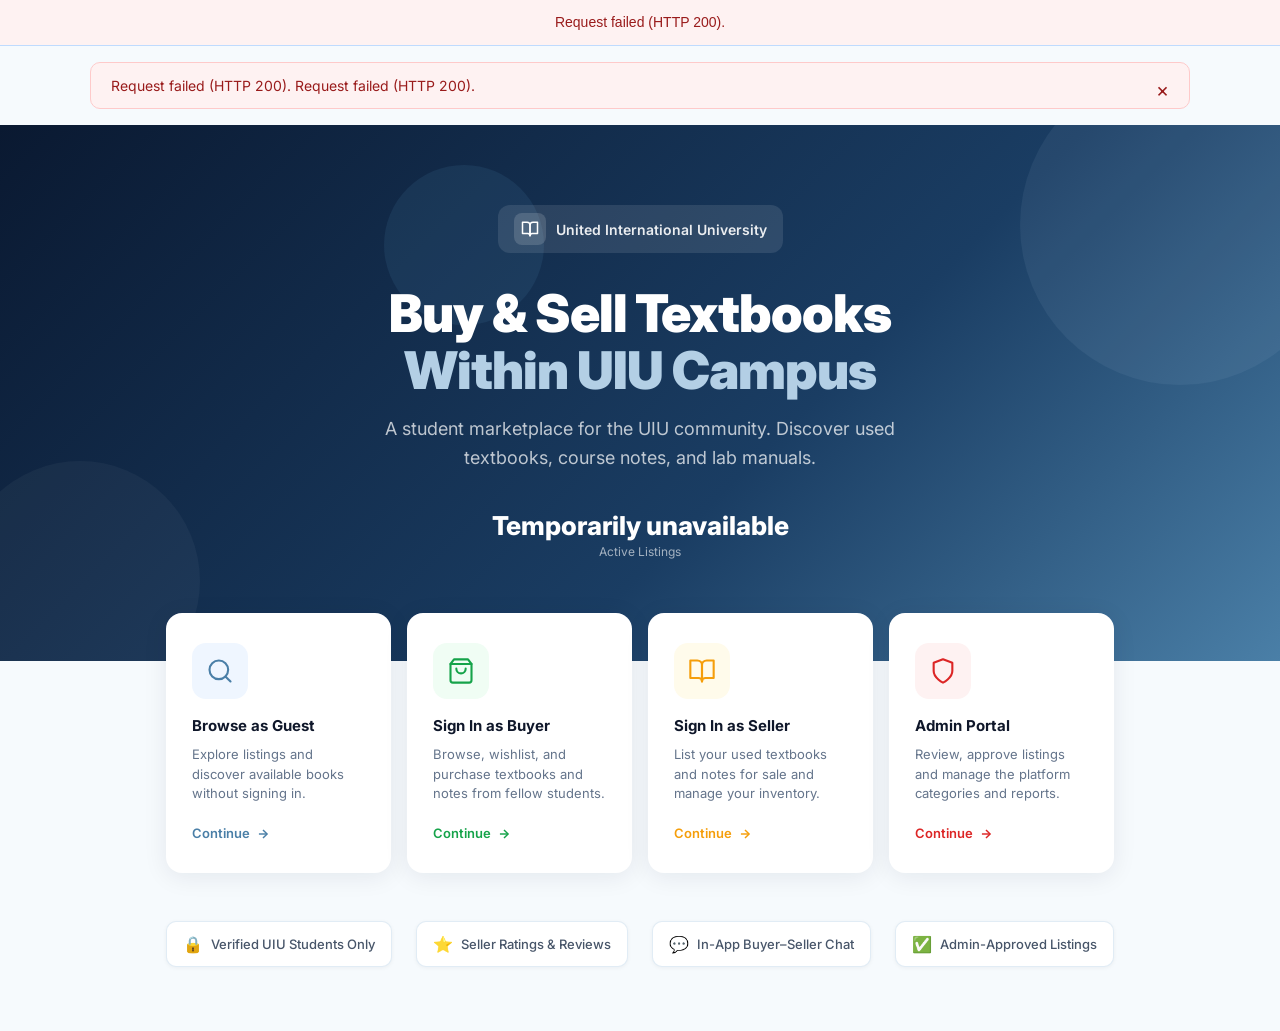
<file: index.html>
<!doctype html>
<html lang="en">
  <head>
    
    <meta charset="UTF-8" />
    <meta name="viewport" content="width=device-width, initial-scale=1.0" />
    <title>UIU Used Textbook Marketplace</title>
    
    <meta name="description" content="A responsive marketplace enabling UIU students to buy, sell, and manage used textbooks and notes with role-based dashboards and seamless interactions.">
    <meta name="robots" content="noindex, nofollow">
    <meta property="og:title" content="UIU Used Textbook Marketplace">
    <meta property="og:description" content="A responsive marketplace enabling UIU students to buy, sell, and manage used textbooks and notes with role-based dashboards and seamless interactions.">
    <script defer src="auth.js?v=20261002-home9"></script>
    <script defer src="api-integration.js?v=20261002-home9"></script>
    <script defer src="frontend-integration.js?v=20261003-user-activity1"></script>
    <script type="module" src="app.js?v=20261003-final-validation1"></script>
    <link rel="stylesheet" href="integration.css?v=20261002-home9">
    <link rel="stylesheet" href="styles.css">
  </head>
  <body>
    
    <div id="root"></div>
    
  </body>
</html>
</file>
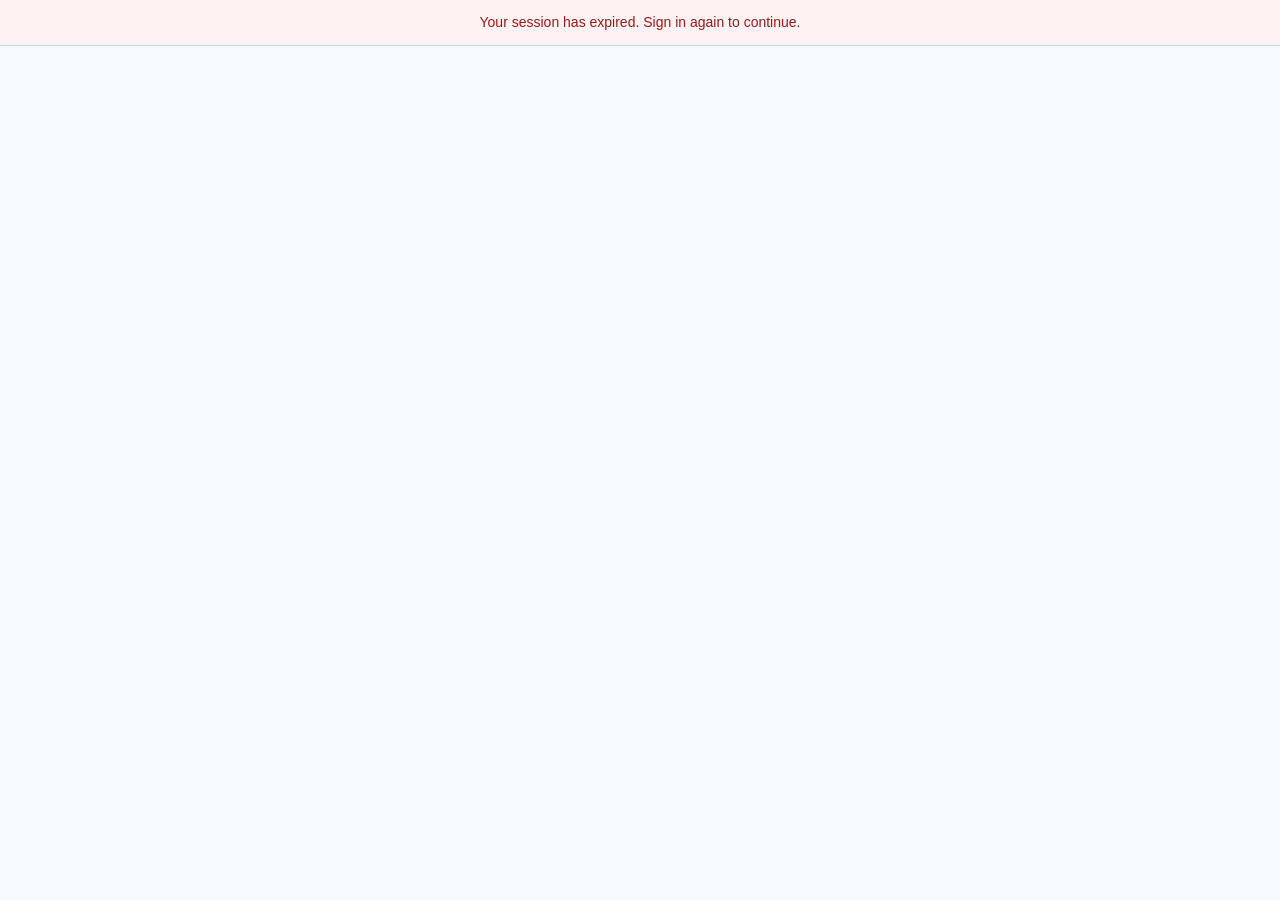
<file: add-listing.html>
<!doctype html>
<html lang="en">
<head>
  <meta charset="UTF-8">
  <meta name="viewport" content="width=device-width, initial-scale=1">
  <title>Listing | UIU Books</title>
  <link rel="stylesheet" href="seller.css">
  <link rel="stylesheet" href="workflow.css">
  <script defer src="auth.js?v=20261002-auth-v7"></script>
  <script defer src="seller.js?v=20261002-seller-v2"></script>
  <style>body[data-auth-checking] main{visibility:hidden}</style>
</head>
<body data-auth-checking>
  <nav><a class="brand" href="seller-dashboard.html">UIU Books <span>Marketplace</span></a><a href="seller-dashboard.html">Back to dashboard</a></nav>
  <main class="shell">
    <form id="listingForm" class="form-card" enctype="multipart/form-data">
      <p class="eyebrow">SELLER LISTING</p>
      <h1 id="listingHeading">Add a listing</h1>
      <p>Provide accurate details. New listings and resubmissions are reviewed by an administrator.</p>
      <div id="listingFeedback" class="workflow-alert workflow-error" hidden></div>
      <div id="listingLoading" class="workflow-loading" hidden>Loading listing…</div>
      <div id="listingError" class="workflow-alert workflow-error" role="alert" hidden></div>
      <div id="listingMessage" class="workflow-alert workflow-success" role="status" hidden></div>
      <input id="listingId" type="hidden" value="">
      <div class="form-grid">
        <label class="full">Book title<input id="title" maxlength="200" required></label>
        <label>Author<input id="author" maxlength="150"></label>
        <label>Edition<input id="edition" maxlength="50"></label>
        <label>Course code<input id="courseCode" maxlength="30" placeholder="CSE-3201" required></label>
        <label>Department<input id="department" maxlength="100" required></label>
        <label>Subject<input id="subject" maxlength="100"></label>
        <label>Item type<select id="itemType" required><option>Textbook</option><option>Notes</option><option>Lab Manual</option></select></label>
        <label>Condition<select id="condition" required><option>New</option><option>Like New</option><option>Good</option><option>Fair</option><option>Poor</option></select></label>
        <label>Price (BDT)<input id="price" type="number" min="0.01" max="999999.99" step="0.01" required></label>
        <label class="full">Description<textarea id="description" minlength="5" required></textarea></label>
        <label class="full">Cover image (JPG, PNG or WebP; max 2 MB)<input id="listingImage" type="file" accept="image/jpeg,image/png,image/webp"></label>
        <input id="imageUrl" type="hidden" value="">
        <button id="listingSubmit" class="primary full" type="submit">Submit for approval</button>
      </div>
    </form>
  </main>
</body>
</html>
</file>
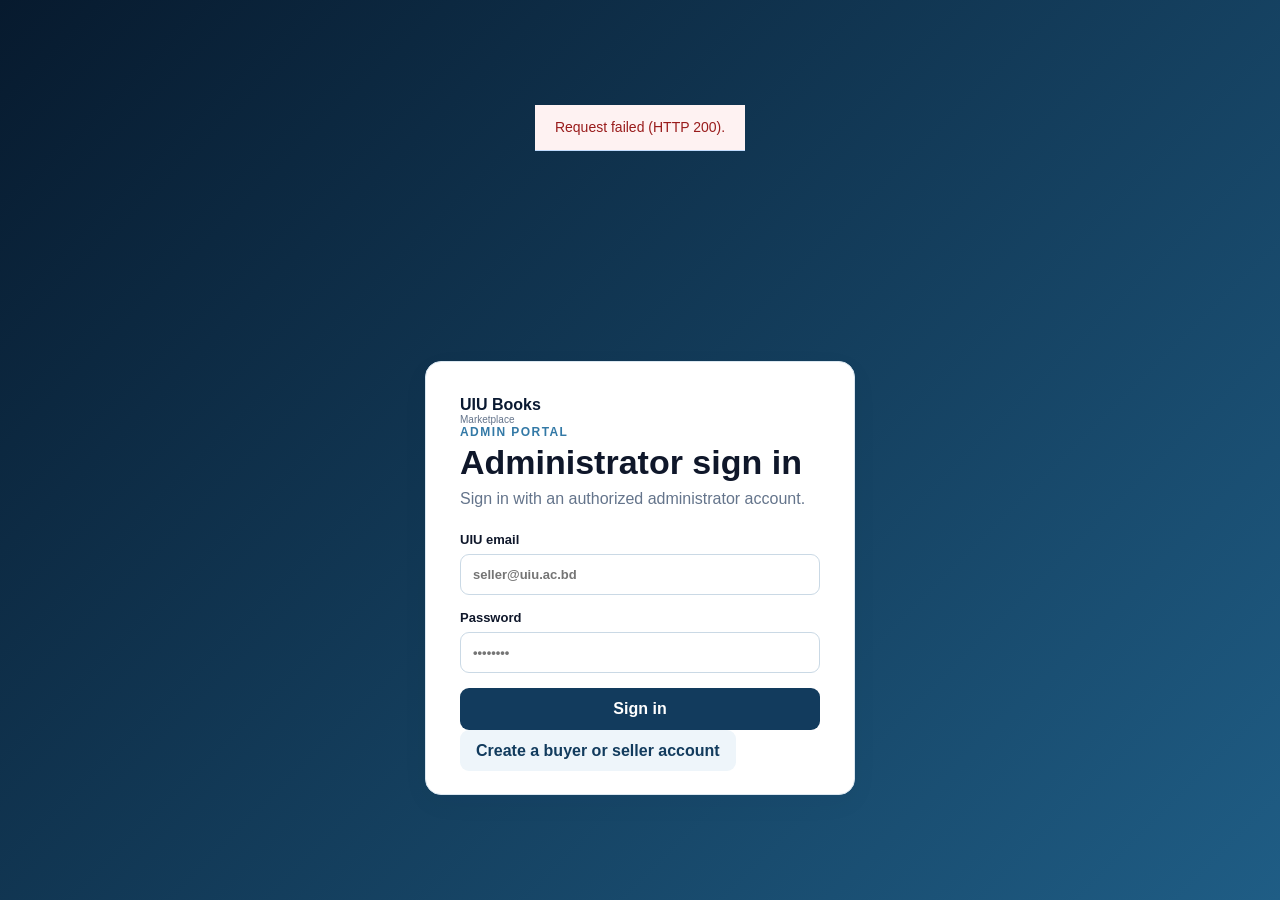
<file: admin-dashboard.html>
<!doctype html>
<html lang="en">
<head>
  <meta charset="UTF-8">
  <meta name="viewport" content="width=device-width, initial-scale=1">
  <title>Admin Dashboard | UIU Books</title>
  <link rel="stylesheet" href="seller.css">
  <link rel="stylesheet" href="admin.css">
  <script defer src="auth.js?v=20261002-auth-v7"></script>
  <script defer src="admin.js?v=20261003-sale-price1"></script>
  <style>body[data-auth-checking] main { visibility: hidden; }</style>
</head>
<body data-auth-checking>
  <nav>
    <a class="brand" href="index.html">UIU Books <span>Marketplace</span></a>
    <div>
      <span id="adminNavName" style="font-size:14px;color:#555;margin-right:8px"></span>
      <button type="button" class="secondary" data-auth-logout>Sign out</button>
    </div>
  </nav>

  <main class="shell">
    <header class="hero">
      <div>
        <p class="eyebrow">ADMIN PORTAL</p>
        <h1 id="adminGreeting">Admin Dashboard</h1>
        <p>Moderate listings, manage categories and view sales reports.</p>
      </div>
    </header>

    <!-- Tab navigation -->
    <nav class="admin-tabs" role="tablist">
      <button role="tab" aria-selected="true"  id="tab-button-dashboard" aria-controls="tab-dashboard" data-tab="dashboard"   class="tab-btn active">Dashboard</button>
      <button role="tab" aria-selected="false" id="tab-button-moderation" aria-controls="tab-moderation" data-tab="moderation"  class="tab-btn">Moderation</button>
      <button role="tab" aria-selected="false" id="tab-button-categories" aria-controls="tab-categories" data-tab="categories"  class="tab-btn">Categories</button>
      <button role="tab" aria-selected="false" id="tab-button-reports" aria-controls="tab-reports" data-tab="reports"     class="tab-btn">Sales Report</button>
    </nav>

    <!-- ═══════════════════════════════════ DASHBOARD ═══════════════════════════════════ -->
    <section id="tab-dashboard" class="tab-panel" role="tabpanel" aria-labelledby="tab-button-dashboard">
      <div id="dashboardError" class="admin-alert admin-alert-error" hidden></div>
      <div id="dashboardLoading" class="admin-loading">Loading dashboard…</div>

      <div class="stats" id="dashboardStats" hidden>
        <article>
          <span>Pending review</span>
          <strong id="statPending">—</strong>
        </article>
        <article>
          <span>Available listings</span>
          <strong id="statAvailable">—</strong>
        </article>
        <article>
          <span>Sold listings</span>
          <strong id="statSold">—</strong>
        </article>
        <article>
          <span>Completed sales</span>
          <strong id="statSales">—</strong>
        </article>
        <article>
          <span>Revenue</span>
          <strong id="statRevenue" title="Revenue is unavailable for this report.">N/A</strong>
        </article>
      </div>

      <div class="stats" id="dashboardUserStats" hidden>
        <article>
          <span>Buyers</span>
          <strong id="statBuyers">—</strong>
        </article>
        <article>
          <span>Sellers</span>
          <strong id="statSellers">—</strong>
        </article>
        <article>
          <span>Admins</span>
          <strong id="statAdmins">—</strong>
        </article>
        <article>
          <span>Changes requested</span>
          <strong id="statChanges">—</strong>
        </article>
        <article>
          <span>Rejected listings</span>
          <strong id="statRejected">—</strong>
        </article>
      </div>

      <p class="admin-note" id="revenueNote" hidden>
        Revenue is unavailable for this report.
      </p>
    </section>

    <!-- ═══════════════════════════════════ MODERATION ═══════════════════════════════════ -->
    <section id="tab-moderation" class="tab-panel" role="tabpanel" aria-labelledby="tab-button-moderation" hidden>
      <div class="panel">
        <div class="panel-head">
          <div><h2>Pending Listings</h2><p>Review and approve, reject, or request changes for submitted listings.</p></div>
        </div>

        <!-- Filters -->
        <form id="modFiltersForm" class="admin-filters">
          <input type="search" id="modSearch" name="search" placeholder="Search title, author, course…" maxlength="100">
          <input type="text"   id="modDept"   name="department" placeholder="Department" maxlength="100">
          <select id="modType" name="type">
            <option value="">All types</option>
            <option value="Textbook">Textbook</option>
            <option value="Notes">Notes</option>
            <option value="Lab Manual">Lab Manual</option>
          </select>
          <select id="modSort" name="sort">
            <option value="created_at">Date submitted</option>
            <option value="title">Title</option>
          </select>
          <select id="modDir" name="direction">
            <option value="asc">Oldest first</option>
            <option value="desc">Newest first</option>
          </select>
          <button type="submit" class="primary">Filter</button>
          <button type="button" id="modResetBtn" class="secondary">Reset</button>
        </form>

        <div id="modError"   class="admin-alert admin-alert-error" hidden></div>
        <div id="modLoading" class="admin-loading" hidden>Loading listings…</div>
        <div id="modEmpty"   class="admin-empty"   hidden>No pending listings match the current filters.</div>

        <div class="table-wrap" id="modTableWrap" hidden>
          <table>
            <thead>
              <tr>
                <th>Book / Course</th>
                <th>Type</th>
                <th>Seller</th>
                <th>Price</th>
                <th>Submitted</th>
                <th>Actions</th>
              </tr>
            </thead>
            <tbody id="modTbody"></tbody>
          </table>
        </div>

        <div id="modPagination" class="admin-pagination" hidden></div>
      </div>

      <!-- Review modal -->
      <div id="reviewModal" class="modal-backdrop" hidden role="dialog" aria-modal="true" aria-labelledby="modalTitle">
        <div class="modal-card">
          <h3 id="modalTitle">Review Listing</h3>
          <p id="modalListingTitle" class="modal-listing-title"></p>
          <div id="modalDetails" class="listing-details"></div>

          <div id="modalError" class="admin-alert admin-alert-error" hidden></div>

          <form id="reviewForm">
            <input type="hidden" id="reviewListingId" name="listing_id">
            <fieldset>
              <legend>Decision</legend>
              <label class="radio-label">
                <input type="radio" name="action" value="approve" required> Approve
              </label>
              <label class="radio-label">
                <input type="radio" name="action" value="reject"> Reject
              </label>
              <label class="radio-label">
                <input type="radio" name="action" value="changes_requested"> Request changes
              </label>
            </fieldset>
            <div id="feedbackGroup" class="form-group" hidden>
              <label for="reviewFeedback">Feedback <span class="required-mark">*</span></label>
              <textarea id="reviewFeedback" name="admin_feedback" rows="4" maxlength="2000"
                placeholder="Explain the decision to the seller…"></textarea>
              <small id="feedbackHint" class="field-hint">Required when rejecting or requesting changes.</small>
            </div>
            <div class="modal-actions">
              <button type="submit" class="primary" id="reviewSubmitBtn">Submit</button>
              <button type="button" class="secondary" id="reviewCancelBtn">Cancel</button>
            </div>
          </form>
        </div>
      </div>
    </section>

    <!-- ═══════════════════════════════════ CATEGORIES ═══════════════════════════════════ -->
    <section id="tab-categories" class="tab-panel" role="tabpanel" aria-labelledby="tab-button-categories" hidden>
      <div class="panel">
        <div class="panel-head">
          <div><h2>Categories</h2><p>Manage departments and subjects. Departments with linked records cannot be deleted.</p></div>
          <button type="button" class="primary" id="catAddBtn">+ Add category</button>
        </div>

        <form id="catFiltersForm" class="admin-filters">
          <input type="search" id="catSearch" name="search" placeholder="Search categories…" maxlength="100">
          <select id="catFilterType" name="type">
            <option value="">All types</option>
            <option value="Department">Departments</option>
            <option value="Subject">Subjects</option>
          </select>
          <select id="catFilterDepartment" name="department">
            <option value="">All departments</option>
          </select>
          <button type="submit" class="primary">Filter</button>
          <button type="button" id="catResetBtn" class="secondary">Reset</button>
        </form>

        <div id="catError"   class="admin-alert admin-alert-error" hidden></div>
        <div id="catSuccess" class="admin-alert admin-alert-success" hidden></div>
        <div id="catLoading" class="admin-loading" hidden>Loading categories…</div>
        <div id="catEmpty"   class="admin-empty"   hidden>No categories found.</div>

        <div class="table-wrap" id="catTableWrap" hidden>
          <table>
            <thead>
              <tr><th>Name</th><th>Type</th><th>Department</th><th>Actions</th></tr>
            </thead>
            <tbody id="catTbody"></tbody>
          </table>
        </div>
      </div>

      <!-- Add/Edit modal -->
      <div id="catModal" class="modal-backdrop" hidden role="dialog" aria-modal="true" aria-labelledby="catModalTitle">
        <div class="modal-card">
          <h3 id="catModalTitle">Add Category</h3>
          <div id="catModalError" class="admin-alert admin-alert-error" hidden></div>
          <form id="catForm">
            <input type="hidden" id="catFormId" name="id" value="">
            <div class="form-group">
              <label for="catFormName">Name <span class="required-mark">*</span></label>
              <input type="text" id="catFormName" name="name" maxlength="100" required>
            </div>
            <div class="form-group" id="catTypeGroup">
              <label for="catFormType">Type <span class="required-mark">*</span></label>
              <select id="catFormType" name="type">
                <option value="Department">Department</option>
                <option value="Subject">Subject</option>
              </select>
            </div>
            <div class="form-group" id="catDeptGroup" hidden>
              <label for="catFormDept">Parent department <span class="required-mark">*</span></label>
              <select id="catFormDept" name="department">
                <option value="">— select department —</option>
              </select>
            </div>
            <div class="modal-actions">
              <button type="submit" class="primary" id="catSubmitBtn">Save</button>
              <button type="button" class="secondary" id="catCancelBtn">Cancel</button>
            </div>
          </form>
        </div>
      </div>
    </section>

    <!-- ═══════════════════════════════════ SALES REPORT ═══════════════════════════════════ -->
    <section id="tab-reports" class="tab-panel" role="tabpanel" aria-labelledby="tab-button-reports" hidden>
      <div class="panel">
        <div class="panel-head">
          <div><h2>Sales Report</h2><p>View completed transactions and filter by completion date.</p></div>
        </div>

        <form id="reportFiltersForm" class="admin-filters">
          <label>From <input type="date" id="reportFrom" name="from" max="2099-12-31"></label>
          <label>To   <input type="date" id="reportTo"   name="to"   max="2099-12-31"></label>
          <button type="submit" class="primary">Apply</button>
          <button type="button" id="reportResetBtn" class="secondary">Reset</button>
        </form>

        <div class="admin-alert admin-alert-warning" style="margin:12px 0">
          ⚠️ Revenue is <strong>Unavailable</strong>: sales amounts cannot currently be reported.
        </div>

        <div id="reportError"   class="admin-alert admin-alert-error" hidden></div>
        <div id="reportLoading" class="admin-loading" hidden>Loading report…</div>
        <div id="reportEmpty"   class="admin-empty"   hidden>No completed sales match the current filters.</div>

        <div id="reportSummary" class="admin-report-summary" hidden>
          <strong id="reportTotalSales">0</strong> completed sales &nbsp;·&nbsp; Recorded revenue: <strong id="reportRevenue">0</strong>
          <p id="reportRevenueNote"></p>
        </div>

        <div class="table-wrap" id="reportTableWrap" hidden>
          <table>
            <thead>
              <tr>
                <th>#</th>
                <th>Listing</th>
                <th>Buyer</th>
                <th>Seller</th>
                <th>Completed</th>
                <th>Revenue</th>
              </tr>
            </thead>
            <tbody id="reportTbody"></tbody>
          </table>
        </div>

        <div id="reportPagination" class="admin-pagination" hidden></div>
      </div>
    </section>

  </main>
</body>
</html>
</file>
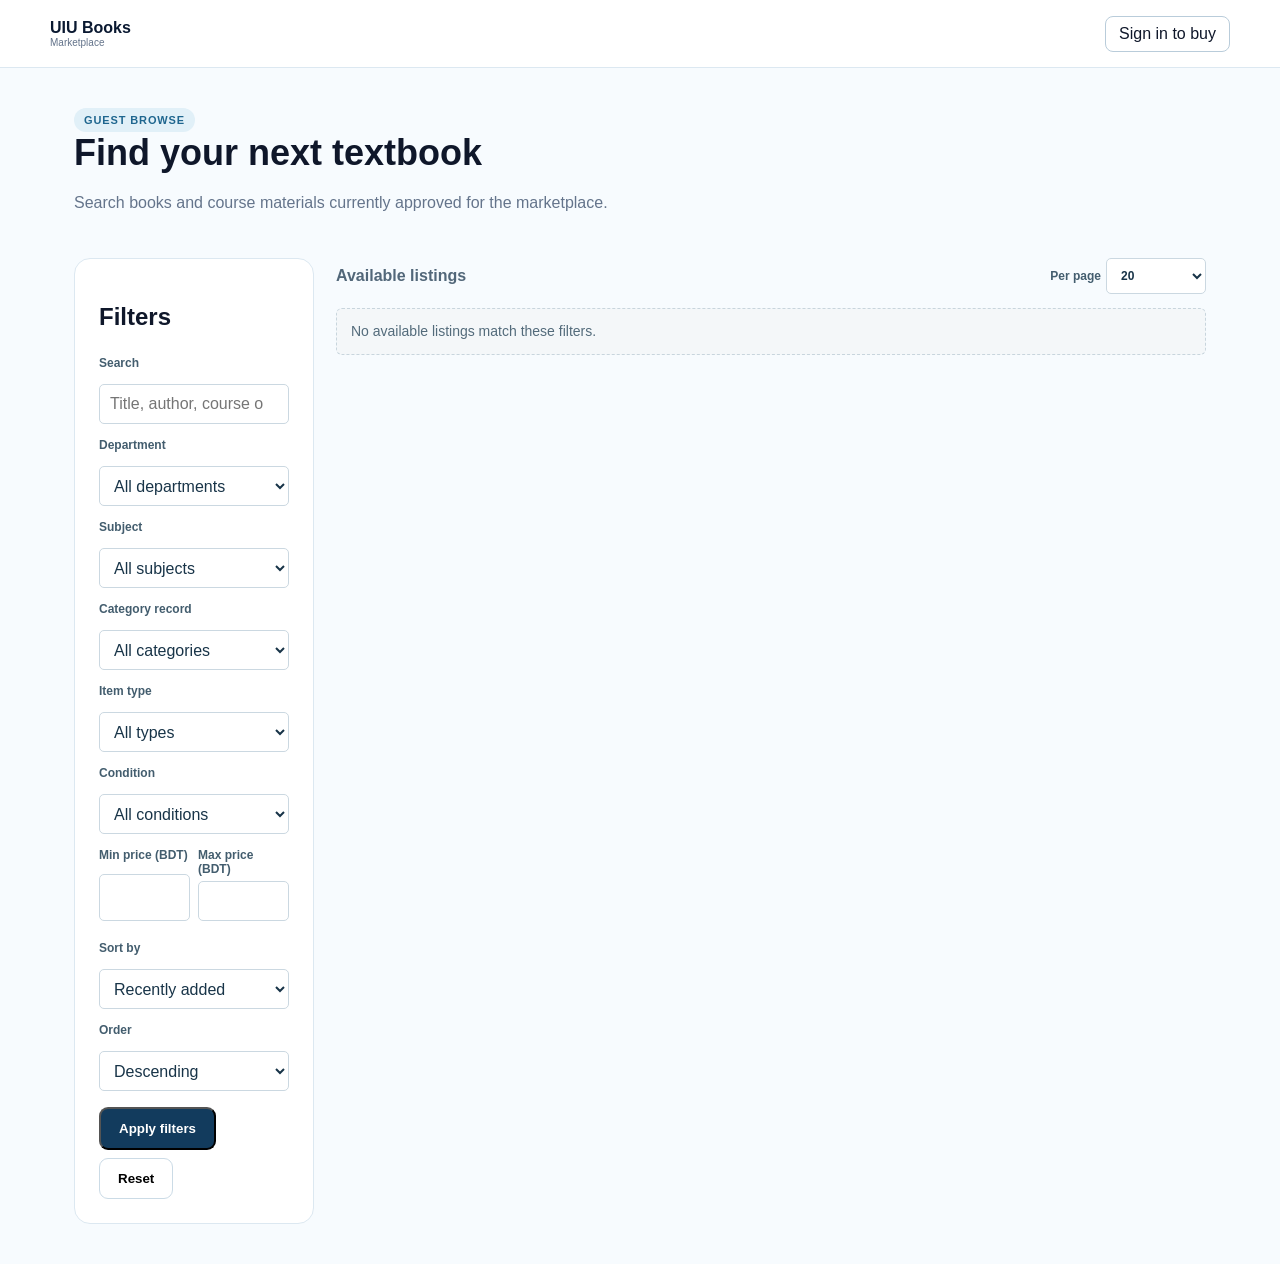
<file: browse.html>
<!doctype html>
<html lang="en">
<head>
	<meta charset="UTF-8">
	<meta name="viewport" content="width=device-width, initial-scale=1">
	<title>Browse Books | UIU Books</title>
	<link rel="stylesheet" href="guest.css">
	<link rel="stylesheet" href="marketplace.css">
	<script defer src="guest.js?v=20261002-market-v2"></script>
</head>
<body>
	<nav><a class="brand" href="guest-home.html">UIU Books <small>Marketplace</small></a><a class="outline" href="index.html">Sign in to buy</a></nav>
	<main class="browse-shell">
		<header class="browse-head">
			<div><span class="pill">GUEST BROWSE</span><h1>Find your next textbook</h1><p class="muted">Search books and course materials currently approved for the marketplace.</p></div>
		</header>
		<section class="layout marketplace-layout">
			<aside class="panel filters marketplace-filters">
				<h2>Filters</h2>
				<form id="filtersForm">
					<label for="search">Search</label>
					<input id="search" class="search" type="search" maxlength="100" placeholder="Title, author, course or subject">
					<label for="department">Department</label>
					<select id="department"><option value="">All departments</option></select>
					<label for="subject">Subject</label>
					<select id="subject"><option value="">All subjects</option></select>
					<label for="categoryId">Category record</label>
					<select id="categoryId"><option value="">All categories</option></select>
					<label for="itemType">Item type</label>
					<select id="itemType"><option value="">All types</option></select>
					<label for="condition">Condition</label>
					<select id="condition"><option value="">All conditions</option></select>
					<div class="marketplace-price-fields">
						<label for="minPrice">Min price (BDT)<input id="minPrice" type="number" min="0" max="99999999.99" step="0.01"></label>
						<label for="maxPrice">Max price (BDT)<input id="maxPrice" type="number" min="0" max="99999999.99" step="0.01"></label>
					</div>
					<label for="sort">Sort by</label>
					<select id="sort"><option value="created_at">Recently added</option><option value="price">Price</option><option value="title">Title</option></select>
					<label for="direction">Order</label>
					<select id="direction"><option value="desc">Descending</option><option value="asc">Ascending</option></select>
					<div class="marketplace-filter-actions"><button class="primary" type="submit">Apply filters</button><button id="resetFilters" class="secondary" type="button">Reset</button></div>
				</form>
				<div id="filtersError" class="marketplace-error" role="alert" hidden></div>
			</aside>
			<section class="marketplace-results" aria-label="Available listings">
				<div class="marketplace-results-heading"><p id="resultCount" aria-live="polite">Browse available listings</p><label for="perPage">Per page<select id="perPage"><option value="12">12</option><option value="20" selected>20</option><option value="40">40</option></select></label></div>
				<div id="resultsLoading" class="marketplace-loading" role="status" hidden>Loading listings…</div>
				<div id="resultsError" class="marketplace-error" role="alert" hidden></div>
				<div id="resultsEmpty" class="marketplace-empty" hidden>No available listings match these filters.</div>
				<div id="bookGrid" class="grid marketplace-grid"></div>
				<nav id="pagination" class="marketplace-pagination" aria-label="Listing pages" hidden></nav>
			</section>
		</section>
	</main>
</body>
</html>
</file>
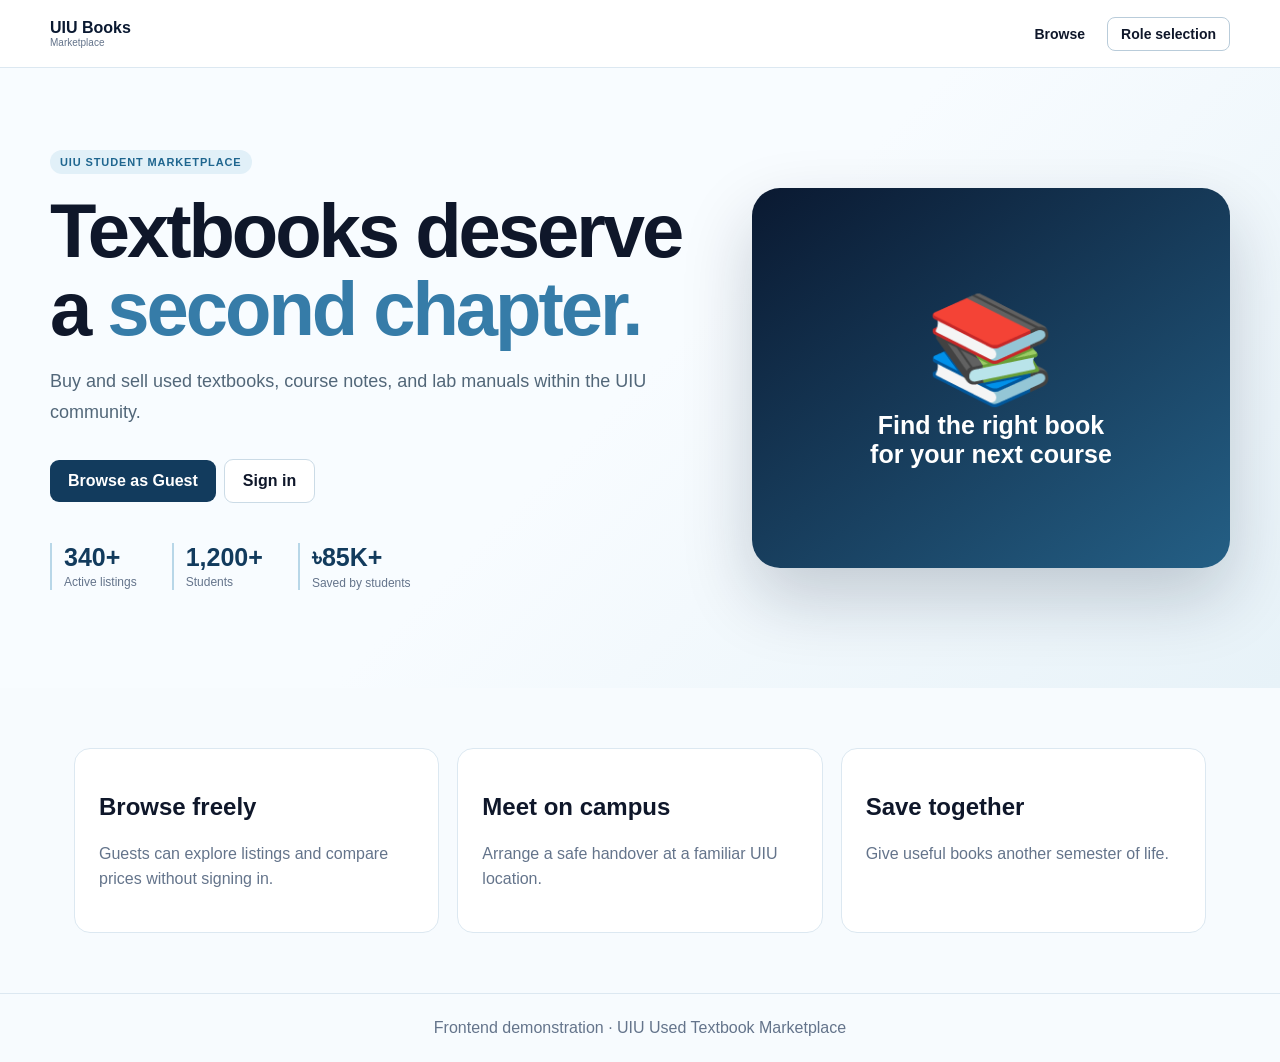
<file: guest-home.html>
<!doctype html><html lang="en"><head><meta charset="UTF-8"><meta name="viewport" content="width=device-width,initial-scale=1"><title>UIU Used Textbook Marketplace</title><link rel="stylesheet" href="guest.css"></head><body>
<nav><a class="brand" href="guest-home.html">UIU Books <small>Marketplace</small></a><div><a href="browse.html">Browse</a><a class="outline" href="index.html">Role selection</a></div></nav>
<main><section class="hero"><div><span class="pill">UIU STUDENT MARKETPLACE</span><h1>Textbooks deserve a <em>second chapter.</em></h1><p>Buy and sell used textbooks, course notes, and lab manuals within the UIU community.</p><div><a class="primary" href="browse.html">Browse as Guest</a><a class="secondary" href="index.html">Sign in</a></div><dl><div><dt>340+</dt><dd>Active listings</dd></div><div><dt>1,200+</dt><dd>Students</dd></div><div><dt>৳85K+</dt><dd>Saved by students</dd></div></dl></div><div class="visual"><span>📚</span><strong>Find the right book<br>for your next course</strong></div></section>
<section class="roles"><article><h2>Browse freely</h2><p>Guests can explore listings and compare prices without signing in.</p></article><article><h2>Meet on campus</h2><p>Arrange a safe handover at a familiar UIU location.</p></article><article><h2>Save together</h2><p>Give useful books another semester of life.</p></article></section></main><footer>Frontend demonstration · UIU Used Textbook Marketplace</footer></body></html>
</file>
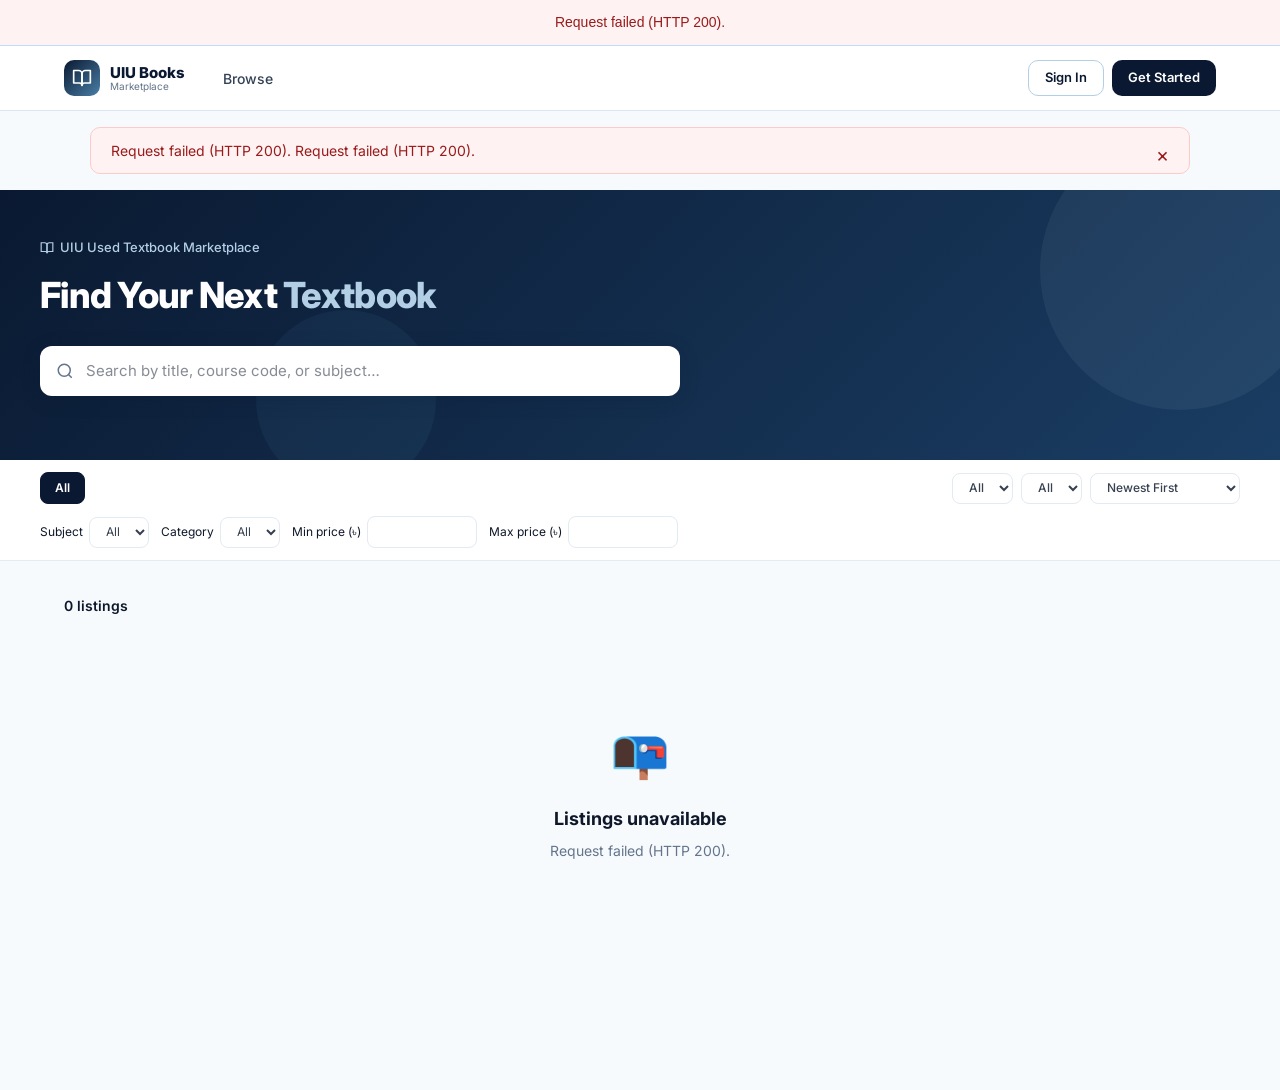
<file: listing-details.html>
<!doctype html>
<html lang="en">
<head>
	<meta charset="UTF-8">
	<meta name="viewport" content="width=device-width, initial-scale=1">
	<title>Listing Details | UIU Books</title>
	<link rel="stylesheet" href="buyer.css">
	<link rel="stylesheet" href="workflow.css">
	<link rel="stylesheet" href="marketplace.css">
	<script defer src="auth.js?v=20261002-auth-v8"></script>
	<script defer src="marketplace-detail.js?v=20261002-market-v1"></script>
</head>
<body>
	<nav><a class="brand" href="guest-home.html">UIU Books <small>Marketplace</small></a><a href="browse.html">Back to browse</a></nav>
	<main class="shell">
		<div id="listingDetailsLoading" class="workflow-loading">Loading listing…</div>
		<div id="listingDetailsError" class="workflow-alert workflow-error" role="alert" hidden></div>
		<section id="listingDetailsContent" class="panel detail-grid" hidden>
			<img id="listingDetailImage" alt="Listing cover" hidden>
			<div>
				<span id="listingDetailMeta" class="tag"></span>
				<h1 id="listingDetailTitle">Listing</h1>
				<p id="listingDetailAuthor"></p>
				<p id="listingDetailDescription"></p>
				<h2 id="listingDetailPrice"></h2>
				<p><strong>Seller:</strong> <span id="listingDetailSeller"></span> · <span id="listingDetailRating"></span></p>
				<p id="listingActionNote" class="workflow-muted" hidden></p>
				<div id="listingActionError" class="workflow-alert workflow-error" role="alert" hidden></div>
				<div class="workflow-actions">
					<a id="listingRequestLink" class="primary" href="#">Send buy request</a>
					<button id="listingWishlistButton" class="secondary" type="button">Save to wishlist</button>
					<a id="listingMessageLink" class="secondary" href="#" hidden>Message seller</a>
				</div>
			</div>
		</section>
	</main>
</body>
</html>
</file>
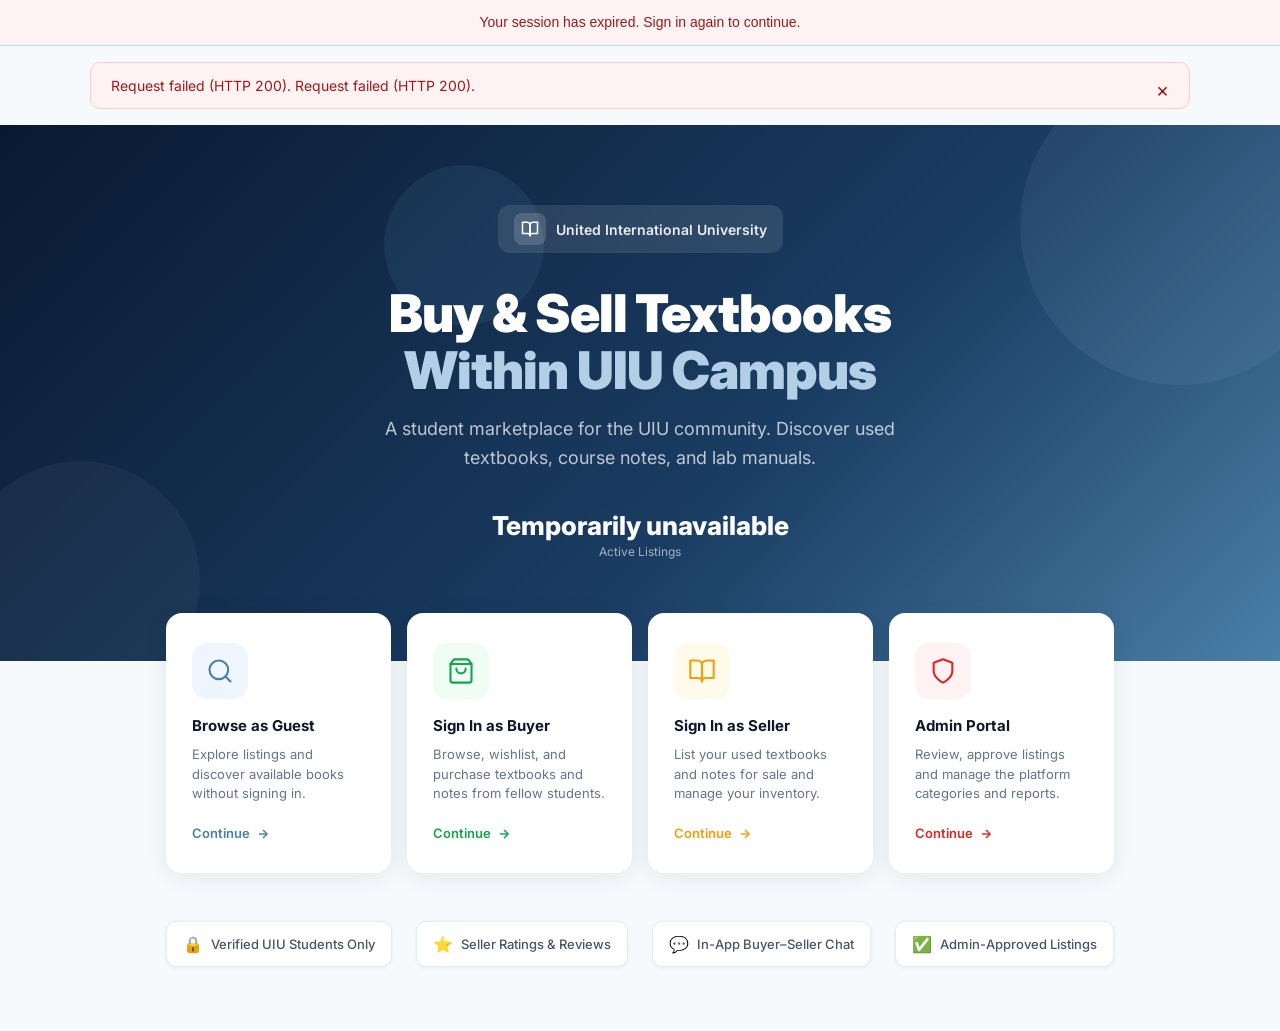
<file: purchase-request.html>
<!doctype html>
<html lang="en">
<head>
	<meta charset="UTF-8">
	<meta name="viewport" content="width=device-width, initial-scale=1">
	<title>Purchase Request | UIU Books</title>
	<link rel="stylesheet" href="buyer.css">
	<link rel="stylesheet" href="workflow.css">
	<script defer src="auth.js?v=20261002-auth-v7"></script>
	<script defer src="buyer.js?v=20261002-buyer-v1"></script>
	<style>body[data-auth-checking] main{visibility:hidden}</style>
</head>
<body data-auth-checking>
	<nav><a class="brand" href="buyer-dashboard.html">UIU Books <small>Marketplace</small></a><a href="buyer-dashboard.html">Back to dashboard</a></nav>
	<main class="shell">
		<form id="purchaseForm" class="form-card">
			<p class="eyebrow">BUY REQUEST</p>
			<h1>Request a listing</h1>
			<p id="purchaseListingTitle">Loading listing…</p>
			<strong id="purchaseListingPrice"></strong>
			<div id="purchaseError" class="workflow-alert workflow-error" role="alert" hidden></div>
			<div id="purchaseSuccess" class="workflow-alert workflow-success" role="status" hidden></div>
			<label>Meeting place
				<select id="meeting" required>
					<option value="UIU Main Gate">UIU Main Gate</option>
					<option value="UIU Library">UIU Library</option>
					<option value="UIU Cafeteria">UIU Cafeteria</option>
				</select>
			</label>
			<label>Preferred date<input id="date" type="date" required></label>
			<p class="workflow-muted">Payment: Cash on Meet</p>
			<label>Message to seller<textarea id="note" maxlength="1000" placeholder="Add a note for the seller (optional)."></textarea></label>
			<button id="purchaseSubmit" class="primary" type="submit">Send request</button>
		</form>
	</main>
</body>
</html>
</file>
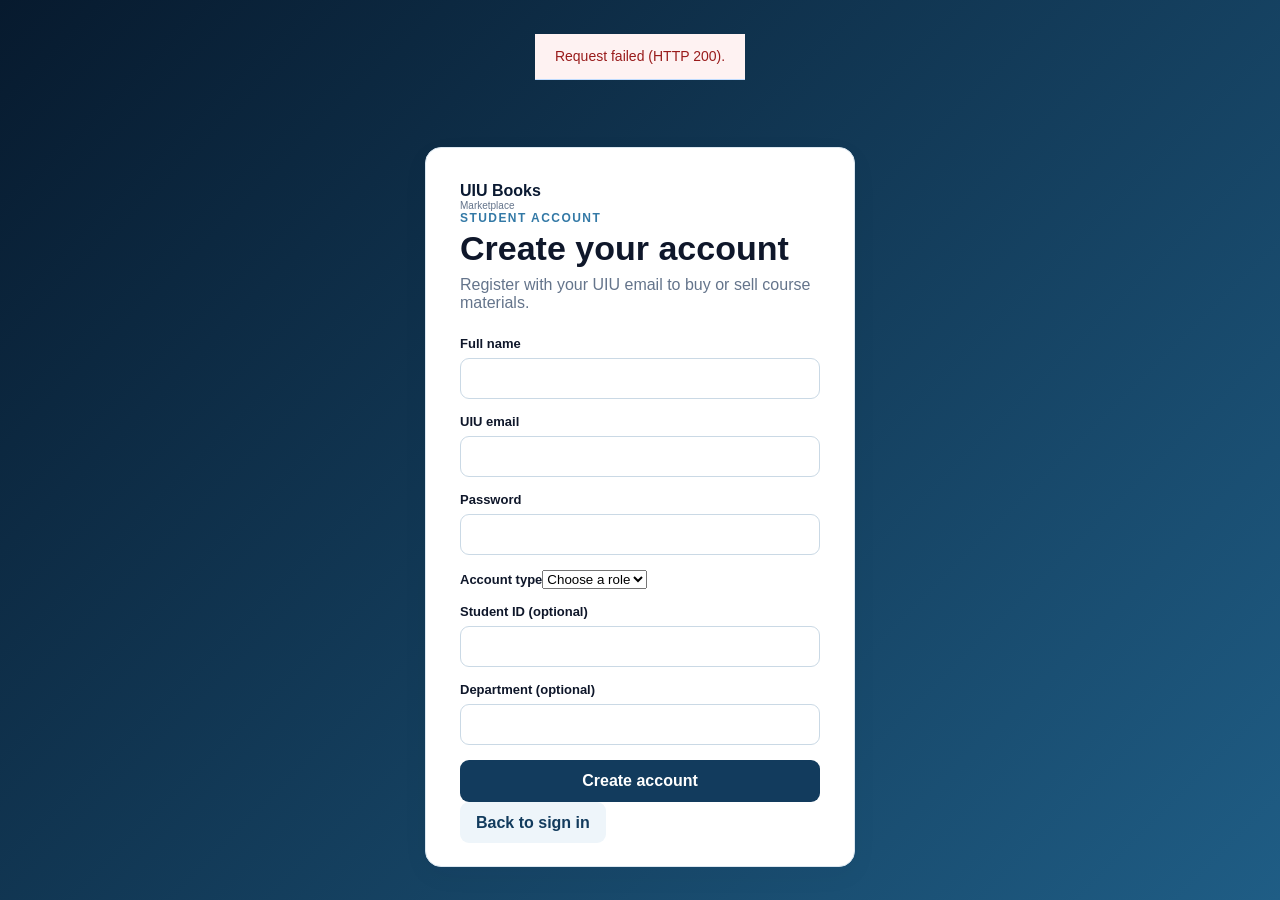
<file: register.html>
<!doctype html>
<html lang="en">
<head>
  <meta charset="UTF-8">
  <meta name="viewport" content="width=device-width, initial-scale=1">
  <title>Create account | UIU Books</title>
  <link rel="stylesheet" href="seller.css">
  <script defer src="auth.js?v=20261002-auth-v7"></script>
</head>
<body class="auth-page">
  <main class="auth-card">
    <a class="brand" href="index.html">UIU Books <span>Marketplace</span></a>
    <p class="eyebrow">STUDENT ACCOUNT</p>
    <h1>Create your account</h1>
    <p>Register with your UIU email to buy or sell course materials.</p>
    <form id="registerForm">
      <label>Full name<input name="full_name" autocomplete="name" minlength="2" maxlength="100" required></label>
      <label>UIU email<input name="email" type="email" autocomplete="email" maxlength="150" required></label>
      <label>Password<input name="password" type="password" autocomplete="new-password" minlength="8" maxlength="255" required></label>
      <label>Account type<select name="role" required><option value="">Choose a role</option><option value="buyer">Buyer</option><option value="seller">Seller</option></select></label>
      <label>Student ID <span>(optional)</span><input name="student_id" autocomplete="off"></label>
      <label>Department <span>(optional)</span><input name="department" autocomplete="organization"></label>
      <button class="primary" type="submit">Create account</button>
    </form>
    <a class="secondary" href="index.html">Back to sign in</a>
  </main>
</body>
</html>
</file>
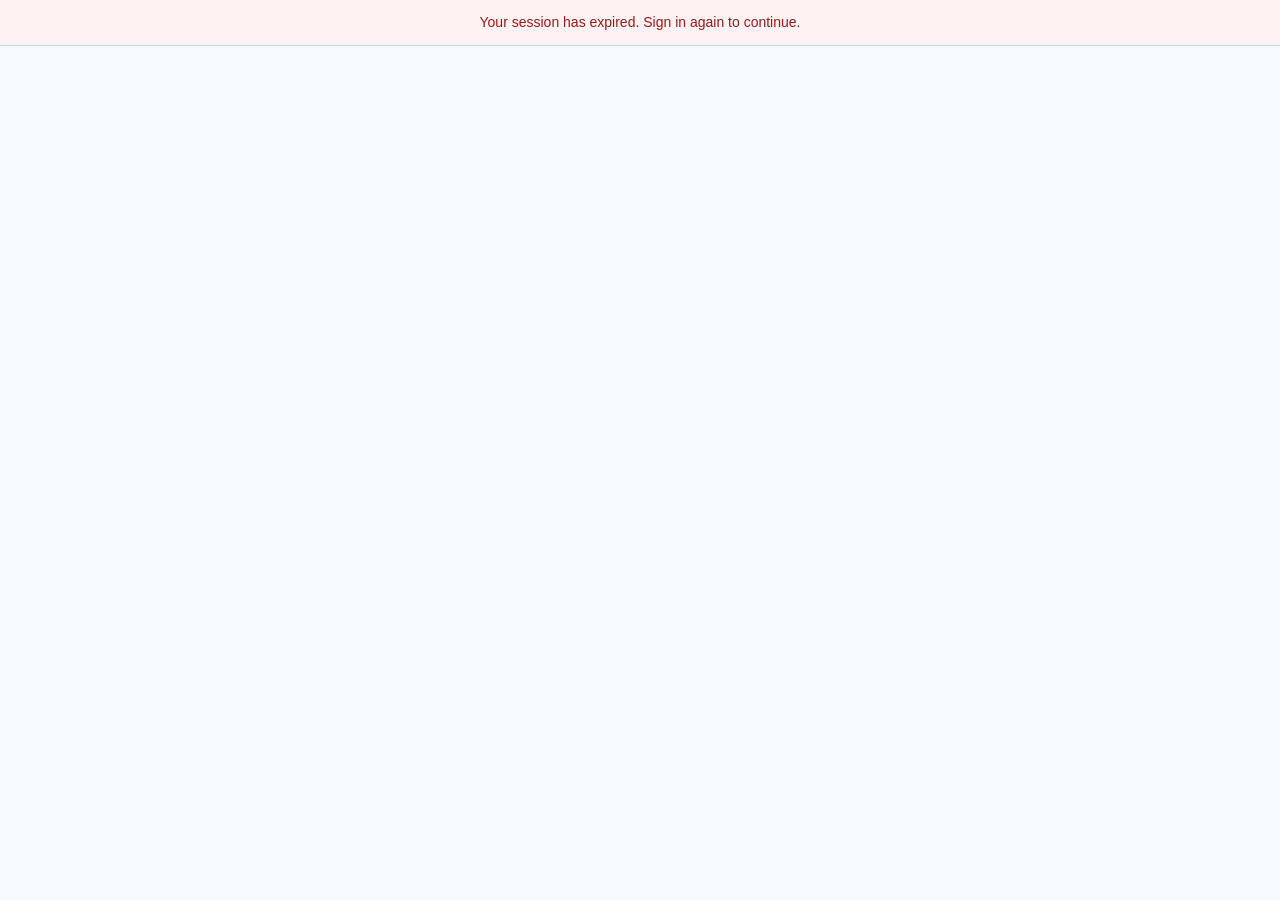
<file: seller-dashboard.html>
<!doctype html>
<html lang="en">
<head>
  <meta charset="UTF-8">
  <meta name="viewport" content="width=device-width, initial-scale=1">
  <title>Seller Dashboard | UIU Books</title>
  <link rel="stylesheet" href="seller.css">
  <link rel="stylesheet" href="workflow.css">
  <script defer src="auth.js?v=20261002-auth-v7"></script>
  <script defer src="seller.js?v=20261002-seller-v2"></script>
  <style>body[data-auth-checking] main{visibility:hidden}</style>
</head>
<body data-auth-checking>
  <nav><a class="brand" href="index.html">UIU Books <span>Marketplace</span></a><div><a href="add-listing.html">Add listing</a><a href="seller-sales.html">Sales history</a><a href="messages.html">Messages</a><button type="button" class="secondary" data-auth-logout>Sign out</button></div></nav>
  <main class="shell">
    <header class="hero"><div><p class="eyebrow">SELLER DASHBOARD</p><h1 id="sellerGreeting">Seller Dashboard</h1><p>Manage listings, respond to buyers and track completed sales.</p></div><a class="primary link-button" href="add-listing.html">+ Add new listing</a></header>
    <div id="sellerDashboardError" class="workflow-alert workflow-error" role="alert" hidden></div>
    <div id="sellerDashboardLoading" class="workflow-loading" role="status">Loading seller dashboard…</div>
    <section class="stats" id="sellerStats" aria-label="Seller statistics" hidden>
      <article><span>Total listings</span><strong id="totalListings">—</strong></article>
      <article><span>Available</span><strong id="activeListings">—</strong></article>
      <article><span>Pending review</span><strong id="pendingListings">—</strong></article>
      <article><span>Sold listings</span><strong id="soldListings">—</strong></article>
      <article><span>Revenue</span><strong id="sellerRevenue">Unavailable</strong></article>
      <article><span>Seller rating</span><strong id="sellerRating">—</strong></article>
      <article><span>Active requests</span><strong id="activeSellerRequests">—</strong></article>
    </section>
    <p id="sellerRevenueNote" class="workflow-muted" hidden>Revenue is unavailable because completed purchases do not store transaction-time prices.</p>

    <section class="panel workflow-section">
      <div class="panel-head"><div><h2>My listings</h2><p>Edits to rejected or change-requested listings return them to admin review.</p></div></div>
      <form id="sellerListingFilters" class="workflow-filters">
        <input id="sellerListingSearch" type="search" maxlength="100" placeholder="Search title, author or course">
        <select id="sellerListingStatus">
          <option value="">All statuses</option><option value="pending_approval">Pending review</option><option value="available">Available</option><option value="changes_requested">Changes requested</option><option value="rejected">Rejected</option><option value="sold">Sold</option>
        </select>
        <button class="primary" type="submit">Filter</button><button class="secondary" id="sellerListingReset" type="button">Reset</button>
      </form>
      <div id="sellerListingsError" class="workflow-alert workflow-error" role="alert" hidden></div>
      <div id="sellerListingsLoading" class="workflow-loading" hidden>Loading listings…</div>
      <div id="sellerListingsEmpty" class="workflow-empty" hidden>No listings match these filters.</div>
      <div class="table-wrap" id="sellerListingsWrap" hidden><table><thead><tr><th>Book / course</th><th>Price</th><th>Condition</th><th>Status / feedback</th><th>Actions</th></tr></thead><tbody id="sellerListings"></tbody></table></div>
      <div id="sellerListingsPagination" class="admin-pagination" hidden></div>
    </section>

    <section class="panel workflow-section">
      <div class="panel-head"><div><h2>Purchase requests</h2><p>Accept one buyer, decline requests, or complete an accepted Cash on Meet transaction.</p></div></div>
      <form id="sellerRequestFilters" class="workflow-filters"><select id="sellerRequestStatus"><option value="active">Active requests</option><option value="">All requests</option><option value="pending">Pending</option><option value="accepted">Accepted</option><option value="declined">Declined</option><option value="completed">Completed</option><option value="cancelled">Cancelled</option></select><button class="primary" type="submit">Apply</button></form>
      <div id="sellerRequestsError" class="workflow-alert workflow-error" role="alert" hidden></div>
      <div id="sellerRequestsLoading" class="workflow-loading" hidden>Loading requests…</div>
      <div id="sellerRequestsEmpty" class="workflow-empty" hidden>No purchase requests found.</div>
      <div id="sellerRequestsList" class="workflow-list"></div>
    </section>

    <section class="panel workflow-section">
      <div class="panel-head"><div><h2>Buyer reviews</h2><p>Ratings submitted for completed purchases.</p></div></div>
      <div id="sellerReviewsError" class="workflow-alert workflow-error" role="alert" hidden></div>
      <div id="sellerReviewsLoading" class="workflow-loading" hidden>Loading reviews…</div>
      <div id="sellerReviewsEmpty" class="workflow-empty" hidden>No reviews yet.</div>
      <div id="sellerReviewsList" class="workflow-list"></div>
    </section>
  </main>
</body>
</html>
</file>
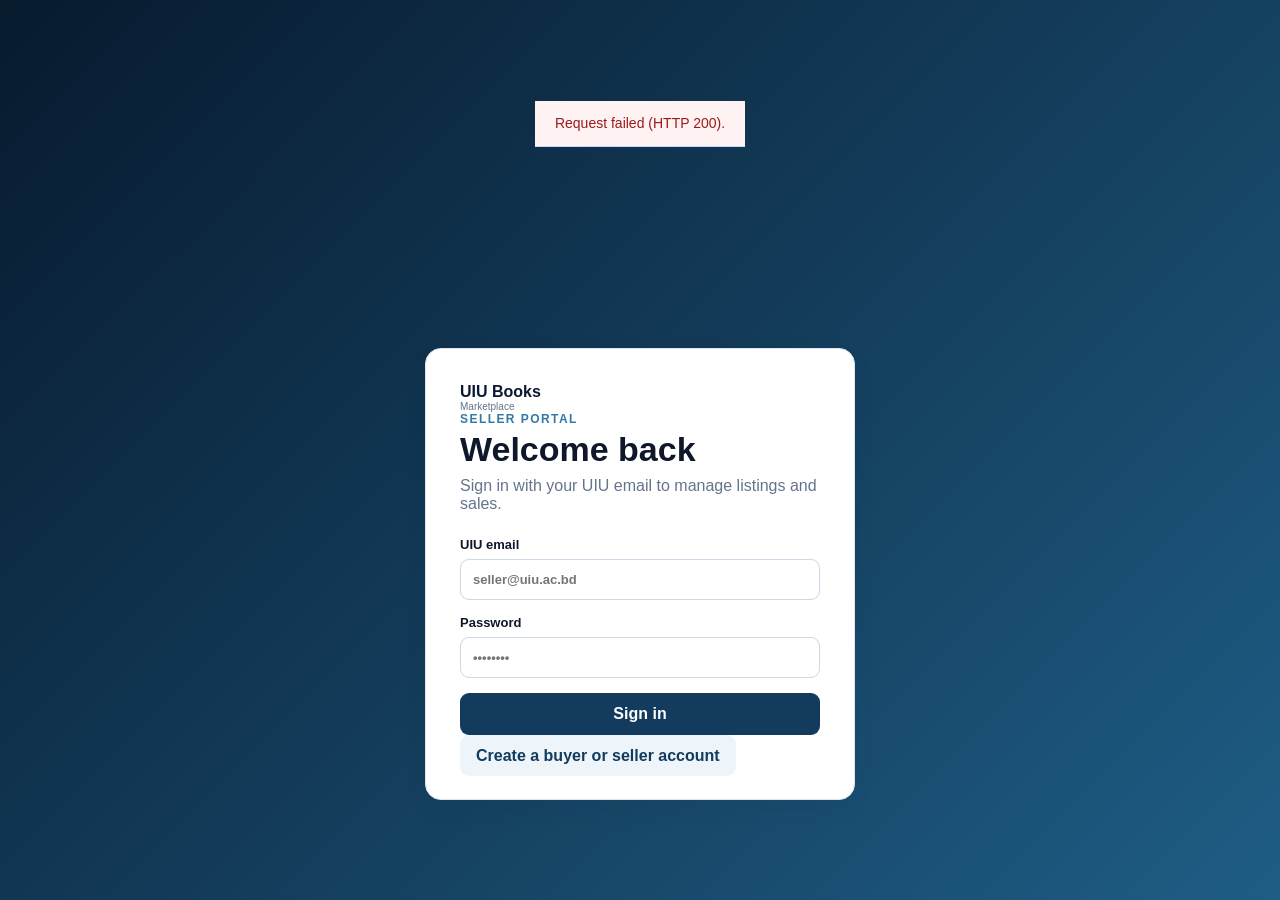
<file: seller-login.html>
<!doctype html>
<html lang="en">
<head>
  <meta charset="UTF-8">
  <meta name="viewport" content="width=device-width, initial-scale=1">
  <title>Seller Login | UIU Books</title>
  <link rel="stylesheet" href="seller.css">
  <script defer src="auth.js?v=20261002-auth-v7"></script>
</head>
<body class="auth-page">
  <main class="auth-card">
    <a class="brand" href="index.html">UIU Books <span>Marketplace</span></a>
    <p class="eyebrow">SELLER PORTAL</p>
    <h1>Welcome back</h1>
    <p>Sign in with your UIU email to manage listings and sales.</p>
    <form id="loginForm">
      <label>UIU email<input name="email" type="email" autocomplete="username" placeholder="seller@uiu.ac.bd" required></label>
      <label>Password<input name="password" type="password" autocomplete="current-password" placeholder="••••••••" required></label>
      <button class="primary" type="submit">Sign in</button>
    </form>
    <a class="secondary" href="register.html">Create a buyer or seller account</a>
  </main>
</body>
</html>
</file>
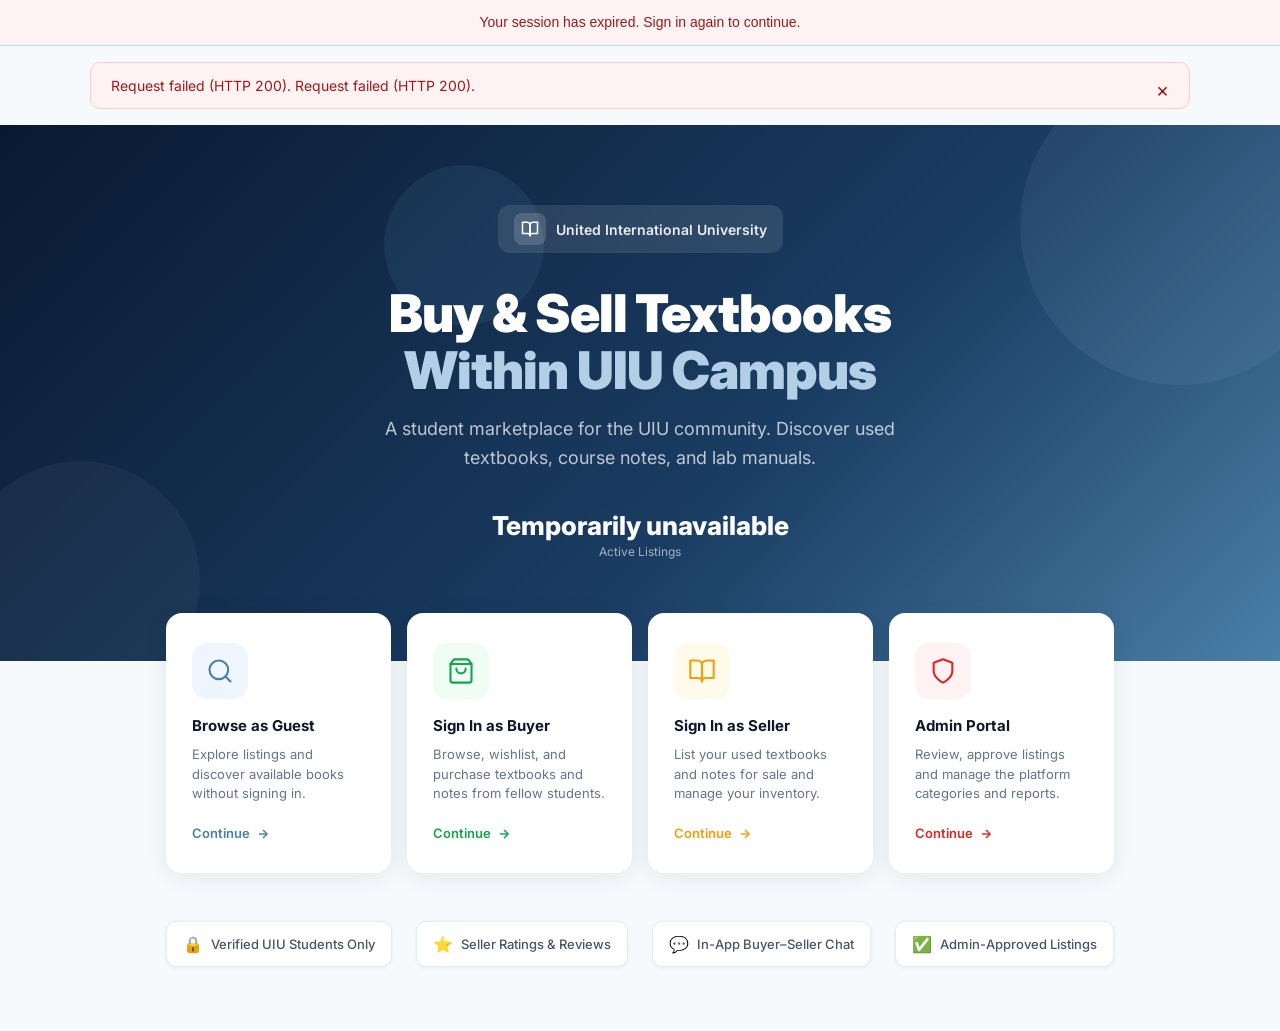
<file: seller-sales.html>
<!doctype html>
<html lang="en">
<head>
	<meta charset="UTF-8">
	<meta name="viewport" content="width=device-width, initial-scale=1">
	<title>Sales History | UIU Books</title>
	<link rel="stylesheet" href="seller.css">
	<link rel="stylesheet" href="workflow.css">
	<script defer src="auth.js?v=20261002-auth-v7"></script>
	<script defer src="seller.js?v=20261002-seller-v2"></script>
	<style>body[data-auth-checking] main{visibility:hidden}</style>
</head>
<body data-auth-checking>
	<nav><a class="brand" href="seller-dashboard.html">UIU Books <span>Marketplace</span></a><div><a href="seller-dashboard.html">Dashboard</a><a href="messages.html">Messages</a><button type="button" class="secondary" data-auth-logout>Sign out</button></div></nav>
	<main class="shell">
		<header class="hero"><div><p class="eyebrow">SELLER ACCOUNT</p><h1>Sales history</h1><p>Completed campus transactions and handoff details.</p></div></header>
		<section class="panel">
			<p class="workflow-muted">Sale-time prices are not stored, so this report does not display revenue.</p>
			<div id="sellerSalesError" class="workflow-alert workflow-error" role="alert" hidden></div>
			<div id="sellerSalesLoading" class="workflow-loading" hidden>Loading sales history…</div>
			<div id="sellerSalesEmpty" class="workflow-empty" hidden>No completed sales found.</div>
			<div class="table-wrap"><table><thead><tr><th>Book</th><th>Buyer</th><th>Completed</th><th>Meeting place</th><th>Record</th></tr></thead><tbody id="sellerSales"></tbody></table></div>
			<div id="sellerSalesPagination" class="workflow-pagination" hidden></div>
		</section>
	</main>
</body>
</html>
</file>
<file: integration.css>
.bb-notice,.bb-loading{max-width:1100px;margin:16px auto;padding:12px 20px;border-radius:10px;color:#12304a;background:#eff6ff;font-size:14px}
.bb-error{color:#991b1b;background:#fef2f2;border:1px solid #fecaca}
.bb-notice button{float:right;border:0;background:none;color:inherit;cursor:pointer;font-size:20px}
.bb-panel{max-width:1100px;margin:32px auto;padding:0 24px;color:#0f172a}
.bb-panel .card{padding:24px;margin:16px 0;overflow:auto}
.bb-panel table{width:100%;border-collapse:collapse;font-size:14px}
.bb-panel th,.bb-panel td{padding:12px;text-align:left;border-bottom:1px solid #e2eaf2}
.bb-actions{display:flex;gap:8px;flex-wrap:wrap;align-items:center}
.bb-panel label{display:block;margin:14px 0 6px;font-weight:600;font-size:13px}
.bb-panel input{max-width:540px}
.bb-panel h1{font-size:24px}
.bb-menu-link{width:100%;text-align:left;padding:8px 12px;border:0;border-radius:8px;background:transparent;color:#334155;font:13px Inter,sans-serif;cursor:pointer}
.bb-menu-link:hover{background:#f6fafd}
.bb-unavailable{font-size:13px;line-height:1.5;color:#64748b}
.stat-card{overflow-wrap:break-word}
.bb-login,.bb-login-card,.bb-login-info,.bb-login-form{box-sizing:border-box}
.bb-login-card{min-width:0}
.bb-login-form{min-width:0}
.bb-demo-divider{display:none!important}
@media(max-height:850px){.bb-login{min-height:calc(100svh - 48px)!important;padding:20px!important;align-items:flex-start!important}.bb-login-info,.bb-login-form{padding:24px!important}.bb-login-form>div:first-child{margin-bottom:20px!important}.bb-login-info button{margin-bottom:24px!important}}
@media(max-width:900px){.bb-login-info{flex-basis:280px!important;padding:28px!important}.bb-login-form{padding:28px!important}}
@media(max-width:760px){.bb-login{padding:12px!important;align-items:flex-start!important;min-height:calc(100svh - 48px)!important}.bb-login-card{flex-direction:column;max-width:540px!important}.bb-login-info{flex:0 0 auto!important;padding:18px 24px!important}.bb-login-info>div:last-child,.bb-login-info ul,.bb-login-info h2~p,.bb-login-info h2~div{display:none!important}.bb-login-info button{margin-bottom:12px!important}.bb-login-info h2{margin:8px 0!important}.bb-login-form{padding:24px!important}}
@media(max-width:700px){nav>div{height:auto!important;min-height:64px;flex-wrap:wrap;padding:12px!important;gap:10px!important}nav>div>div:nth-child(2){overflow:auto}}
@media(max-width:650px){.bb-panel{padding:0 12px}.bb-panel .card{padding:16px}}
</file>
<file: styles.css>
@import "https://fonts.googleapis.com/css2?family=Inter:wght@300;400;500;600;700;800;900&display=swap";@layer components;@layer properties{@supports (((-webkit-hyphens:none)) and (not (margin-trim:inline))) or ((-moz-orient:inline) and (not (color:rgb(from red r g b)))){*,:before,:after,::backdrop{--tw-rotate-x:initial;--tw-rotate-y:initial;--tw-rotate-z:initial;--tw-skew-x:initial;--tw-skew-y:initial;--tw-border-style:solid;--tw-outline-style:solid;--tw-blur:initial;--tw-brightness:initial;--tw-contrast:initial;--tw-grayscale:initial;--tw-hue-rotate:initial;--tw-invert:initial;--tw-opacity:initial;--tw-saturate:initial;--tw-sepia:initial;--tw-drop-shadow:initial;--tw-drop-shadow-color:initial;--tw-drop-shadow-alpha:100%;--tw-drop-shadow-size:initial}}}@layer theme{:root,:host{--font-sans:"Inter", system-ui, sans-serif;--font-mono:ui-monospace, SFMono-Regular, Menlo, Monaco, Consolas, "Liberation Mono", "Courier New", monospace;--spacing:.25rem;--default-transition-duration:.15s;--default-transition-timing-function:cubic-bezier(.4, 0, .2, 1);--default-font-family:var(--font-sans);--default-mono-font-family:var(--font-mono)}}@layer base{*,:after,:before,::backdrop{box-sizing:border-box;border:0 solid;margin:0;padding:0}::file-selector-button{box-sizing:border-box;border:0 solid;margin:0;padding:0}html,:host{-webkit-text-size-adjust:100%;tab-size:4;line-height:1.5;font-family:var(--default-font-family,ui-sans-serif, system-ui, sans-serif, "Apple Color Emoji", "Segoe UI Emoji", "Segoe UI Symbol", "Noto Color Emoji");font-feature-settings:var(--default-font-feature-settings,normal);font-variation-settings:var(--default-font-variation-settings,normal);-webkit-tap-highlight-color:transparent}hr{height:0;color:inherit;border-top-width:1px}abbr:where([title]){-webkit-text-decoration:underline dotted;text-decoration:underline dotted}h1,h2,h3,h4,h5,h6{font-size:inherit;font-weight:inherit}a{color:inherit;-webkit-text-decoration:inherit;-webkit-text-decoration:inherit;-webkit-text-decoration:inherit;-webkit-text-decoration:inherit;text-decoration:inherit}b,strong{font-weight:bolder}code,kbd,samp,pre{font-family:var(--default-mono-font-family,ui-monospace, SFMono-Regular, Menlo, Monaco, Consolas, "Liberation Mono", "Courier New", monospace);font-feature-settings:var(--default-mono-font-feature-settings,normal);font-variation-settings:var(--default-mono-font-variation-settings,normal);font-size:1em}small{font-size:80%}sub,sup{vertical-align:baseline;font-size:75%;line-height:0;position:relative}sub{bottom:-.25em}sup{top:-.5em}table{text-indent:0;border-color:inherit;border-collapse:collapse}:-moz-focusring{outline:auto}progress{vertical-align:baseline}summary{display:list-item}ol,ul,menu{list-style:none}img,svg,video,canvas,audio,iframe,embed,object{vertical-align:middle;display:block}img,video{max-width:100%;height:auto}button,input,select,optgroup,textarea{font:inherit;font-feature-settings:inherit;font-variation-settings:inherit;letter-spacing:inherit;color:inherit;opacity:1;background-color:#0000;border-radius:0}::file-selector-button{font:inherit;font-feature-settings:inherit;font-variation-settings:inherit;letter-spacing:inherit;color:inherit;opacity:1;background-color:#0000;border-radius:0}:where(select:is([multiple],[size])) optgroup{font-weight:bolder}:where(select:is([multiple],[size])) optgroup option{padding-inline-start:20px}::file-selector-button{margin-inline-end:4px}::placeholder{opacity:1}@supports (not ((-webkit-appearance:-apple-pay-button))) or (contain-intrinsic-size:1px){::placeholder{color:currentColor}@supports (color:color-mix(in lab, red, red)){::placeholder{color:color-mix(in oklab, currentcolor 50%, transparent)}}}textarea{resize:vertical}::-webkit-search-decoration{-webkit-appearance:none}::-webkit-date-and-time-value{min-height:1lh;text-align:inherit}::-webkit-datetime-edit{display:inline-flex}::-webkit-datetime-edit-fields-wrapper{padding:0}::-webkit-datetime-edit{padding-block:0}::-webkit-datetime-edit-year-field{padding-block:0}::-webkit-datetime-edit-month-field{padding-block:0}::-webkit-datetime-edit-day-field{padding-block:0}::-webkit-datetime-edit-hour-field{padding-block:0}::-webkit-datetime-edit-minute-field{padding-block:0}::-webkit-datetime-edit-second-field{padding-block:0}::-webkit-datetime-edit-millisecond-field{padding-block:0}::-webkit-datetime-edit-meridiem-field{padding-block:0}::-webkit-calendar-picker-indicator{line-height:1}:-moz-ui-invalid{box-shadow:none}button,input:where([type=button],[type=reset],[type=submit]){appearance:button}::file-selector-button{appearance:button}::-webkit-inner-spin-button{height:auto}::-webkit-outer-spin-button{height:auto}[hidden]:where(:not([hidden=until-found])){display:none!important}}@layer utilities{.collapse{visibility:collapse}.absolute{position:absolute}.fixed{position:fixed}.relative{position:relative}.sticky{position:sticky}.start{inset-inline-start:var(--spacing)}.block{display:block}.flex{display:flex}.grid{display:grid}.hidden{display:none}.inline{display:inline}.inline-flex{display:inline-flex}.table{display:table}.transform{transform:var(--tw-rotate-x,) var(--tw-rotate-y,) var(--tw-rotate-z,) var(--tw-skew-x,) var(--tw-skew-y,)}.resize{resize:both}.border{border-style:var(--tw-border-style);border-width:1px}.capitalize{text-transform:capitalize}.uppercase{text-transform:uppercase}.italic{font-style:italic}.outline{outline-style:var(--tw-outline-style);outline-width:1px}.blur{--tw-blur:blur(8px);filter:var(--tw-blur,) var(--tw-brightness,) var(--tw-contrast,) var(--tw-grayscale,) var(--tw-hue-rotate,) var(--tw-invert,) var(--tw-saturate,) var(--tw-sepia,) var(--tw-drop-shadow,)}.filter{filter:var(--tw-blur,) var(--tw-brightness,) var(--tw-contrast,) var(--tw-grayscale,) var(--tw-hue-rotate,) var(--tw-invert,) var(--tw-saturate,) var(--tw-sepia,) var(--tw-drop-shadow,)}.transition{transition-property:color,background-color,border-color,outline-color,text-decoration-color,fill,stroke,--tw-gradient-from,--tw-gradient-via,--tw-gradient-to,opacity,box-shadow,transform,translate,scale,rotate,filter,-webkit-backdrop-filter,backdrop-filter,display,content-visibility,overlay,pointer-events;transition-timing-function:var(--tw-ease,var(--default-transition-timing-function));transition-duration:var(--tw-duration,var(--default-transition-duration))}}*,:before,:after{box-sizing:border-box}html{scroll-behavior:smooth}body{color:#0f172a;-webkit-font-smoothing:antialiased;background-color:#f6fafd;font-family:Inter,system-ui,sans-serif}::-webkit-scrollbar{width:5px;height:5px}::-webkit-scrollbar-track{background:0 0}::-webkit-scrollbar-thumb{background:#b3cfe5;border-radius:4px}::-webkit-scrollbar-thumb:hover{background:#4a7fa7}.card{background:#fff;border:1px solid #b3cfe566;border-radius:14px;box-shadow:0 1px 4px #0a19310f,0 4px 16px #0a19310a}.card-hover{transition:box-shadow .18s,transform .18s}.card-hover:hover{transform:translateY(-2px);box-shadow:0 4px 20px #0a19311f}.btn-primary{color:#fff;cursor:pointer;background:#0a1931;border:none;border-radius:10px;align-items:center;gap:6px;padding:10px 22px;font-size:14px;font-weight:600;transition:background .15s,transform .1s;display:inline-flex}.btn-primary:hover{background:#1a3d63;transform:translateY(-1px)}.btn-primary:active{transform:translateY(0)}.btn-secondary{color:#0a1931;cursor:pointer;background:0 0;border:1.5px solid #b3cfe5;border-radius:10px;align-items:center;gap:6px;padding:9px 22px;font-size:14px;font-weight:600;transition:all .15s;display:inline-flex}.btn-secondary:hover{background:#f6fafd;border-color:#4a7fa7}.btn-success{color:#fff;cursor:pointer;background:#16a34a;border:none;border-radius:10px;align-items:center;gap:6px;padding:10px 22px;font-size:14px;font-weight:600;transition:background .15s;display:inline-flex}.btn-success:hover{background:#15803d}.btn-danger{color:#fff;cursor:pointer;background:#dc2626;border:none;border-radius:10px;align-items:center;gap:6px;padding:10px 22px;font-size:14px;font-weight:600;transition:background .15s;display:inline-flex}.btn-danger:hover{background:#b91c1c}.btn-warning{color:#fff;cursor:pointer;background:#f59e0b;border:none;border-radius:10px;align-items:center;gap:6px;padding:10px 22px;font-size:14px;font-weight:600;transition:background .15s;display:inline-flex}.btn-warning:hover{background:#d97706}.input-field{color:#0f172a;background:#fff;border:1.5px solid #e2eaf2;border-radius:10px;outline:none;width:100%;padding:10px 14px;font-family:Inter,sans-serif;font-size:14px;transition:border-color .15s,box-shadow .15s}.input-field:focus{border-color:#4a7fa7;box-shadow:0 0 0 3px #4a7fa71f}.input-field::placeholder{color:#94a3b8}.badge-available{color:#15803d;background:#dcfce7;border-radius:999px;padding:3px 10px;font-size:11px;font-weight:600}.badge-sold{color:#b91c1c;background:#fee2e2;border-radius:999px;padding:3px 10px;font-size:11px;font-weight:600}.badge-pending{color:#b45309;background:#fef3c7;border-radius:999px;padding:3px 10px;font-size:11px;font-weight:600}.badge-condition{color:#1e40af;background:#eff6ff;border-radius:999px;padding:3px 10px;font-size:11px;font-weight:600}.sidebar-link{color:#b3cfe5;cursor:pointer;border-radius:10px;align-items:center;gap:10px;padding:10px 14px;font-size:14px;font-weight:500;text-decoration:none;transition:all .15s;display:flex}.sidebar-link:hover,.sidebar-link.active{color:#fff;background:#ffffff1a}.stat-card{background:#fff;border:1px solid #b3cfe566;border-radius:14px;padding:20px 24px;box-shadow:0 1px 4px #0a19310f}.modal-backdrop{-webkit-backdrop-filter:blur(4px);backdrop-filter:blur(4px);z-index:50;background:#0a193180;justify-content:center;align-items:center;padding:16px;display:flex;position:fixed;inset:0}@property --tw-rotate-x{syntax:"*";inherits:false}@property --tw-rotate-y{syntax:"*";inherits:false}@property --tw-rotate-z{syntax:"*";inherits:false}@property --tw-skew-x{syntax:"*";inherits:false}@property --tw-skew-y{syntax:"*";inherits:false}@property --tw-border-style{syntax:"*";inherits:false;initial-value:solid}@property --tw-outline-style{syntax:"*";inherits:false;initial-value:solid}@property --tw-blur{syntax:"*";inherits:false}@property --tw-brightness{syntax:"*";inherits:false}@property --tw-contrast{syntax:"*";inherits:false}@property --tw-grayscale{syntax:"*";inherits:false}@property --tw-hue-rotate{syntax:"*";inherits:false}@property --tw-invert{syntax:"*";inherits:false}@property --tw-opacity{syntax:"*";inherits:false}@property --tw-saturate{syntax:"*";inherits:false}@property --tw-sepia{syntax:"*";inherits:false}@property --tw-drop-shadow{syntax:"*";inherits:false}@property --tw-drop-shadow-color{syntax:"*";inherits:false}@property --tw-drop-shadow-alpha{syntax:"<percentage>";inherits:false;initial-value:100%}@property --tw-drop-shadow-size{syntax:"*";inherits:false}
</file>
<file: seller.css>
:root{font-family:Inter,Segoe UI,sans-serif;color:#0f172a;background:#f6fafd}*{box-sizing:border-box}body{margin:0}a{color:inherit;text-decoration:none}.brand{font-weight:850;color:#0a1931}.brand span{display:block;font-size:10px;color:#64748b;font-weight:500}nav{height:64px;background:#fff;border-bottom:1px solid #dbe7f0;padding:0 max(24px,calc((100% - 1160px)/2));display:flex;align-items:center;justify-content:space-between}nav div{display:flex;gap:22px;font-size:14px;font-weight:650}.shell{max-width:1160px;margin:auto;padding:42px 24px}.hero{display:flex;align-items:center;justify-content:space-between;gap:20px;margin-bottom:26px}.hero h1,.auth-card h1{margin:4px 0 8px;font-size:34px}.hero p,.panel p,.auth-card p{margin:0;color:#64748b}.eyebrow{font-size:12px!important;font-weight:800;color:#3379a6!important;letter-spacing:.12em}.stats{display:grid;grid-template-columns:repeat(5,1fr);gap:14px;margin:24px 0}.stats article,.panel,.auth-card{background:#fff;border:1px solid #dbe7f0;border-radius:16px;box-shadow:0 8px 28px #0a19310a}.stats article{padding:20px}.stats span{font-size:12px;color:#64748b}.stats strong{display:block;font-size:27px;margin-top:8px;color:#123b5d}.panel{padding:24px}.panel-head{display:flex;justify-content:space-between}.panel h2{margin:0 0 5px}.table-wrap{overflow:auto}table{width:100%;border-collapse:collapse;margin-top:18px}th,td{text-align:left;padding:13px 10px;border-bottom:1px solid #edf2f7;font-size:13px}.badge{padding:4px 9px;border-radius:999px;background:#fff7db;color:#9a6700;font-weight:700}.badge.sold{background:#e8f7ed;color:#18713b}.primary,.secondary{border:0;border-radius:9px;padding:12px 16px;font:inherit;font-weight:750;cursor:pointer}.primary{background:#123b5d;color:white}.secondary{background:#eef5fa;color:#123b5d}.link-button{display:inline-block}.auth-page{min-height:100vh;display:grid;place-items:center;background:linear-gradient(135deg,#071a2e,#1f5d85)}.auth-card{width:min(430px,calc(100% - 32px));padding:34px}.auth-card form{display:grid;gap:15px;margin:24px 0 12px}.auth-card label{font-size:13px;font-weight:650}.auth-card input,.form-card input,.form-card select,.form-card textarea{width:100%;margin-top:7px;padding:12px;border:1px solid #cad9e5;border-radius:9px;font:inherit}.auth-card button{width:100%}.form-card{max-width:760px;margin:auto;background:#fff;border:1px solid #dbe7f0;border-radius:18px;padding:28px}.form-grid{display:grid;grid-template-columns:1fr 1fr;gap:16px}.form-card label{font-size:13px;font-weight:700}.full{grid-column:1/-1}.form-card textarea{min-height:120px;resize:vertical}@media(max-width:850px){.stats{grid-template-columns:repeat(2,1fr)}.hero{align-items:flex-start;flex-direction:column}}@media(max-width:560px){.form-grid{grid-template-columns:1fr}.full{grid-column:auto}.stats{grid-template-columns:1fr}}
</file>
<file: workflow.css>
.workflow-section{margin:22px 0}
.workflow-loading,.workflow-empty,.workflow-alert{margin:14px 0;padding:12px 14px;border-radius:6px;font-size:14px;line-height:1.5}
.workflow-loading{color:#31546b;background:#edf5f8}
.workflow-empty{color:#536b7b;background:#f4f7f9;border:1px dashed #c8d5dd}
.workflow-alert[hidden],.workflow-loading[hidden],.workflow-empty[hidden]{display:none}
.workflow-error{color:#8b1e24;background:#fff0f0;border:1px solid #f0c6c8}
.workflow-success{color:#155b3b;background:#eaf7ef;border:1px solid #b9e0c7}
.workflow-card-grid{display:grid;grid-template-columns:repeat(auto-fit,minmax(min(100%,245px),1fr));gap:14px;margin-top:16px}
.workflow-card{display:grid;grid-template-rows:auto 1fr;min-width:0;border:1px solid #dbe7f0;border-radius:8px;background:#fff;overflow:hidden}
.workflow-card>img{width:100%;height:150px;object-fit:cover;background:#edf3f6}
.workflow-card-content{display:flex;flex-direction:column;align-items:flex-start;gap:8px;padding:16px}
.workflow-card h3,.workflow-list-item h3{margin:0;color:#173b56;font-size:18px;line-height:1.35}
.workflow-kicker{margin:0;color:#16735e;font-size:12px;font-weight:800}
.workflow-muted{margin:0;color:#607687;font-size:13px;line-height:1.5}
.workflow-price{color:#123b5d;font-size:18px}
.workflow-actions{display:flex;flex-wrap:wrap;align-items:center;gap:8px;margin-top:10px}
.workflow-actions .primary,.workflow-actions .secondary{margin:0;text-align:center}
.workflow-actions .danger{border:1px solid #dfb8ba;border-radius:5px;background:#fff0f0;padding:8px 10px;color:#97373b;font:inherit;font-weight:700;cursor:pointer}
.workflow-filters{display:flex;flex-wrap:wrap;align-items:end;gap:10px;margin:18px 0}
.workflow-filters input,.workflow-filters select{min-height:42px;flex:1 1 180px;padding:9px 11px;border:1px solid #cbd8e1;border-radius:5px;background:#fff;color:#183448;font:inherit}
.workflow-filters button{min-height:42px;margin:0}
.workflow-pagination{display:flex;align-items:center;justify-content:flex-end;gap:12px;padding-top:14px;color:#526879;font-size:13px}
.workflow-pagination[hidden]{display:none}
.workflow-pagination button{border:1px solid #cbd8e1;border-radius:5px;background:#fff;padding:7px 10px;color:#173c56;font:inherit;font-weight:700;cursor:pointer}
.workflow-pagination button:disabled{opacity:.55;cursor:wait}
.workflow-actions button:disabled,.workflow-actions a[aria-disabled=true],.workflow-review-form button:disabled{opacity:.55;cursor:wait}
.workflow-list{display:grid;gap:12px;margin-top:14px}
.workflow-list-item{min-width:0;padding:16px;border:1px solid #dbe7f0;border-radius:6px;background:#fff}
.workflow-item-heading{display:flex;align-items:flex-start;justify-content:space-between;gap:12px}
.workflow-status{display:inline-flex;align-items:center;max-width:100%;padding:4px 8px;border-radius:4px;background:#edf3f6;color:#425f72;font-size:12px;font-weight:750;text-transform:capitalize}
.status-available,.status-completed{background:#e8f7ed;color:#18713b}
.status-pending,.status-pending_approval,.status-accepted{background:#fff7db;color:#8a6200}
.status-declined,.status-cancelled,.status-rejected{background:#fff0f0;color:#97373b}
.status-changes_requested{background:#fff2df;color:#8b531b}
.workflow-note{margin:8px 0;color:#415b6d;white-space:pre-wrap;overflow-wrap:anywhere}
.workflow-review-form{display:grid;grid-template-columns:minmax(130px,.35fr) 1fr auto;align-items:end;gap:10px;margin-top:14px;padding-top:14px;border-top:1px solid #e3ebf0}
.workflow-review-form label{display:grid;gap:5px;color:#435d6e;font-size:12px;font-weight:700}
.workflow-review-form select,.workflow-review-form textarea{min-width:0;padding:9px;border:1px solid #cbd8e1;border-radius:5px;background:#fff;font:inherit}
.workflow-review-form textarea{resize:vertical}
.workflow-review-form button{margin:0}
.workflow-success-text{color:#176b43;font-weight:700}
.workflow-rating{color:#8c6500;font-weight:750}
.workflow-chat{display:grid;grid-template-columns:minmax(220px,300px) minmax(0,1fr);min-height:480px;border:1px solid #dbe7f0;border-radius:8px;background:#fff;overflow:hidden}
.workflow-chat .contacts{min-width:0;overflow:auto;border-right:1px solid #dbe7f0}
.workflow-contact{position:relative;display:grid;width:100%;gap:5px;border:0;border-bottom:1px solid #edf2f7;border-radius:0;background:#fff;text-align:left;cursor:pointer}
.workflow-contact.selected{background:#edf6f4;box-shadow:inset 3px 0 #16814a}
.workflow-contact small{display:block;max-width:100%;overflow:hidden;color:#607687;text-overflow:ellipsis;white-space:nowrap}
.workflow-unread{position:absolute;right:12px;top:50%;min-width:20px;padding:2px 6px;border-radius:10px;background:#166534;color:white;text-align:center;font-size:11px}
.workflow-chat .conversation{display:flex;min-width:0;min-height:0;flex-direction:column}
.workflow-chat-header{display:grid;gap:3px;padding:13px 16px;border-bottom:1px solid #edf2f7;color:#173b56}
.workflow-chat-header small{color:#607687}
.workflow-chat .messages{display:flex;flex:1;flex-direction:column;gap:8px;overflow:auto;padding:16px;background:#f7fafb}
.workflow-chat .bubble{max-width:min(78%,560px);padding:10px 12px;border:1px solid #dbe7f0;border-radius:8px;background:#fff;overflow-wrap:anywhere}
.workflow-chat .bubble.me{align-self:flex-end;border-color:#c7e5d4;background:#eaf7ef}
.workflow-chat .bubble p{margin:0;white-space:pre-wrap}
.workflow-chat .bubble small{display:block;margin-top:5px;color:#708391;font-size:10px}
.workflow-chat .composer{display:flex;gap:8px;padding:12px;border-top:1px solid #edf2f7}
.workflow-chat .composer input{flex:1;min-width:0;padding:10px;border:1px solid #cbd8e1;border-radius:5px;font:inherit}
.workflow-chat .composer button{margin:0}
.visually-hidden{position:absolute;width:1px;height:1px;padding:0;margin:-1px;overflow:hidden;clip:rect(0,0,0,0);white-space:nowrap;border:0}
@media(max-width:720px){
  .workflow-review-form{grid-template-columns:1fr}
  .workflow-chat{grid-template-columns:1fr;min-height:600px}
  .workflow-chat .contacts{max-height:180px;border-right:0;border-bottom:1px solid #dbe7f0}
  .workflow-chat .bubble{max-width:90%}
  .workflow-item-heading{align-items:flex-start;flex-direction:column}
  .workflow-filters>*{flex:1 1 100%}
  .workflow-pagination{justify-content:space-between}
}
</file>
<file: admin.css>
.admin-tabs{height:auto;justify-content:flex-start;gap:6px;padding:0;margin:0 0 20px;background:transparent;border:0;overflow-x:auto}
.admin-tabs .tab-btn{flex:0 0 auto;border:0;border-bottom:2px solid transparent;background:transparent;padding:12px 16px;color:#496174;font:inherit;font-weight:700;cursor:pointer}
.admin-tabs .tab-btn:hover,.admin-tabs .tab-btn:focus-visible{color:#123b5d}
.admin-tabs .tab-btn.active{color:#123b5d;border-bottom-color:#167d86}
.tab-panel[hidden],.admin-alert[hidden],.admin-loading[hidden],.admin-empty[hidden],.table-wrap[hidden],.admin-pagination[hidden],.stats[hidden],.modal-backdrop[hidden]{display:none!important}
.admin-alert,.admin-loading,.admin-empty{margin:14px 0;padding:12px 14px;border-radius:6px;font-size:14px;line-height:1.5}
.admin-alert-error{color:#8b1e24;background:#fff0f0;border:1px solid #f0c6c8}
.admin-alert-success{color:#155b3b;background:#eaf7ef;border:1px solid #b9e0c7}
.admin-alert-warning{color:#755500;background:#fff8dd;border:1px solid #eedb98}
.admin-loading{color:#31546b;background:#edf5f8}
.admin-empty{color:#536b7b;background:#f4f7f9;border:1px dashed #c8d5dd}
.admin-alert button{margin-left:10px;border:1px solid currentColor;border-radius:4px;background:transparent;padding:4px 8px;color:inherit;font:inherit;font-weight:700;cursor:pointer}
.admin-filters{display:flex;align-items:end;flex-wrap:wrap;gap:10px;margin:18px 0}
.admin-filters input,.admin-filters select,.form-group input,.form-group select,.form-group textarea{min-height:42px;border:1px solid #cbd8e1;border-radius:5px;padding:9px 11px;background:#fff;color:#183448;font:inherit}
.admin-filters input[type=search]{flex:1 1 220px}
.admin-filters>input,.admin-filters>select{flex:1 1 140px}
.admin-filters label{display:grid;gap:4px;color:#516879;font-size:12px;font-weight:700}
.admin-filters label input{min-width:150px}
.admin-filters button,.modal-actions button,.panel-head button{min-height:42px}
.admin-pagination{display:flex;align-items:center;justify-content:flex-end;gap:12px;padding-top:14px;color:#526879;font-size:13px}
.admin-pagination button,.row-actions button{border:1px solid #cbd8e1;border-radius:5px;background:#fff;padding:7px 10px;color:#173c56;font:inherit;font-weight:700;cursor:pointer}
.admin-pagination button:disabled,.row-actions button:disabled,.primary:disabled,.secondary:disabled{opacity:.55;cursor:wait}
.row-actions{display:flex;flex-wrap:wrap;gap:6px}
.row-actions button{font-size:12px}
.row-actions .danger{color:#9a3030}
.admin-report-summary{margin:16px 0;color:#3d5668}
.admin-report-summary strong{color:#123b5d}
.modal-backdrop{position:fixed;inset:0;z-index:50;display:grid;place-items:center;overflow:auto;padding:20px;background:#071a2ecc}
.modal-card{width:min(620px,100%);max-height:min(90vh,900px);overflow:auto;padding:24px;background:#fff;border:1px solid #dbe7f0;border-radius:8px;box-shadow:0 20px 65px #071a2e40}
.modal-card h3{margin:0 0 7px;color:#123b5d;font-size:22px}
.modal-listing-title{margin:0 0 14px;color:#526879;font-weight:700}
.listing-details{margin:14px 0 20px;padding:14px;background:#f5f8fa;border:1px solid #e2eaf0;border-radius:5px}
.listing-details dl{display:grid;grid-template-columns:minmax(110px,140px) 1fr;gap:8px 12px;margin:0;font-size:13px;line-height:1.45}
.listing-details dt{color:#607687;font-weight:700}
.listing-details dd{min-width:0;margin:0;overflow-wrap:anywhere;color:#1d374a;white-space:pre-wrap}
.listing-details a{color:#126878;text-decoration:underline}
.form-group{display:grid;gap:6px;margin:14px 0}
.form-group label,fieldset legend{font-size:13px;font-weight:700;color:#304c60}
.form-group textarea{width:100%;resize:vertical}
.field-hint{color:#607687}
.required-mark{color:#a5252c}
.modal-card fieldset{display:flex;flex-wrap:wrap;gap:16px;margin:12px 0;border:0;padding:0}
.modal-card fieldset legend{margin-bottom:8px}
.radio-label{display:flex;align-items:center;gap:6px;font-size:14px}
.modal-actions{display:flex;gap:10px;margin-top:18px}
.modal-actions .primary{min-width:110px}
.stats article strong{font-variant-numeric:tabular-nums}
@media(max-width:760px){
  .shell{padding:28px 16px}
  .hero h1{font-size:28px}
  .stats{grid-template-columns:repeat(2,minmax(0,1fr));gap:9px}
  .stats article{padding:15px}
  .panel{padding:17px}
  .panel-head{align-items:flex-start;gap:12px}
  .admin-tabs{margin-inline:-4px}
  .admin-filters>*{flex:1 1 100%!important}
  .admin-filters button{flex:1 1 120px!important}
  .admin-pagination{justify-content:space-between}
  .listing-details dl{grid-template-columns:1fr;gap:3px}
  .listing-details dd{margin-bottom:7px}
  .modal-card{padding:19px}
}
[hidden]{display:none!important}
</file>
<file: guest.css>
:root{font-family:Inter,Segoe UI,sans-serif;color:#0f172a;background:#f7fbfe}*{box-sizing:border-box}body{margin:0}a{text-decoration:none;color:inherit}.brand{font-weight:850;color:#0a1931}.brand small{display:block;font-size:10px;color:#64748b;font-weight:500}nav{height:68px;padding:0 max(24px,calc((100% - 1180px)/2));display:flex;align-items:center;justify-content:space-between;background:#fff;border-bottom:1px solid #dce8f1}nav div{display:flex;align-items:center;gap:22px;font-size:14px;font-weight:650}.outline{border:1px solid #b9ccda;padding:8px 13px;border-radius:8px}.hero{min-height:620px;padding:74px max(24px,calc((100% - 1180px)/2));display:grid;grid-template-columns:1.15fr .85fr;gap:55px;align-items:center;background:linear-gradient(135deg,#f8fcff 50%,#e7f2f8)}.hero h1{font-size:clamp(44px,6vw,76px);line-height:1.03;letter-spacing:-.04em;margin:18px 0}.hero em{font-style:normal;color:#367ca8}.hero p{max-width:620px;color:#526779;font-size:18px;line-height:1.7}.pill,.tag{display:inline-block;border-radius:999px;background:#e1f0f8;color:#1f668f;padding:6px 10px;font-size:11px;font-weight:800;letter-spacing:.08em}.primary,.secondary{display:inline-block;padding:12px 18px;border-radius:9px;font-weight:750;margin:14px 8px 0 0}.primary{background:#123b5d;color:#fff}.secondary{background:#fff;border:1px solid #cbdbe6}.hero dl{display:flex;gap:35px;margin-top:40px}.hero dl div{border-left:2px solid #b8d7e8;padding-left:12px}.hero dt{font-size:25px;font-weight:850;color:#123b5d}.hero dd{margin:3px 0 0;color:#64748b;font-size:12px}.visual{min-height:380px;border-radius:28px;background:linear-gradient(145deg,#0a1931,#245f85);color:#fff;display:grid;place-items:center;text-align:center;box-shadow:0 30px 70px #0a193133}.visual span{font-size:105px;align-self:end}.visual strong{font-size:25px;align-self:start}.roles{max-width:1180px;margin:auto;padding:60px 24px;display:grid;grid-template-columns:repeat(3,1fr);gap:18px}.roles article,.panel,.card{background:#fff;border:1px solid #dce8f1;border-radius:16px;padding:24px}.roles p,.muted{color:#64748b;line-height:1.6}.browse-shell{max-width:1180px;margin:auto;padding:40px 24px}.browse-head{display:flex;justify-content:space-between;align-items:end;gap:20px}.browse-head h1{font-size:36px;margin:0 0 8px}.search{width:min(480px,100%);padding:13px 15px;border:1px solid #b9ccda;border-radius:10px;font:inherit}.layout{display:grid;grid-template-columns:240px 1fr;gap:22px;margin-top:26px}.filters h3{margin:20px 0 8px}.filters label{display:block;padding:6px 0;color:#475569}.filters select{width:100%;padding:10px;border:1px solid #cbdbe6;border-radius:8px}.grid{display:grid;grid-template-columns:repeat(3,1fr);gap:18px}.card{padding:0;overflow:hidden}.card img{width:100%;height:180px;object-fit:cover}.card-body{padding:18px}.card h2{font-size:17px;margin:10px 0 5px}.price{font-size:21px;font-weight:850;color:#123b5d}.empty{display:none;padding:50px;text-align:center;background:#fff;border:1px dashed #b9ccda;border-radius:16px;color:#64748b}footer{text-align:center;padding:25px;color:#64748b;border-top:1px solid #dce8f1}@media(max-width:900px){.hero{grid-template-columns:1fr}.visual{display:none}.grid{grid-template-columns:repeat(2,1fr)}}@media(max-width:650px){.layout{grid-template-columns:1fr}.filters{display:grid;grid-template-columns:1fr 1fr;gap:10px}.grid,.roles{grid-template-columns:1fr}.browse-head{align-items:stretch;flex-direction:column}.hero dl{gap:15px}.hero{padding-top:50px}}
</file>
<file: marketplace.css>
.marketplace-layout{align-items:start}
.marketplace-filters{min-width:0}
.marketplace-filters form{display:grid;gap:8px}
.marketplace-filters label,.marketplace-results-heading label{display:grid;gap:5px;color:#435d6e;font-size:12px;font-weight:700}
.marketplace-filters input,.marketplace-filters select,.marketplace-results-heading select{width:100%;min-width:0;min-height:40px;padding:8px 10px;border:1px solid #cbd8e1;border-radius:5px;background:#fff;color:#183448;font:inherit}
.marketplace-price-fields{display:grid;grid-template-columns:1fr 1fr;gap:8px}
.marketplace-filter-actions{display:flex;flex-wrap:wrap;gap:8px;margin-top:8px}
.marketplace-filter-actions button{margin:0}
.marketplace-results{min-width:0}
.marketplace-results-heading{display:flex;align-items:center;justify-content:space-between;gap:16px;margin-bottom:14px;color:#526779}
.marketplace-results-heading p{margin:0;font-weight:700}
.marketplace-results-heading label{grid-template-columns:auto minmax(75px,100px);align-items:center}
.marketplace-results-heading select{min-height:36px}
.marketplace-grid{grid-template-columns:repeat(auto-fit,minmax(min(100%,230px),1fr));gap:16px}
.marketplace-card{display:grid;grid-template-rows:auto 1fr;min-width:0;overflow:hidden;border-radius:8px}
.marketplace-card>img{width:100%;height:175px;object-fit:cover;background:#edf3f6}
.marketplace-card .card-body{display:flex;flex-direction:column;align-items:flex-start;gap:8px;padding:16px}
.marketplace-card .card-body h2{margin:0;color:#173b56;font-size:18px;line-height:1.35;overflow-wrap:anywhere}
.marketplace-card .card-body p{margin:0;line-height:1.5}
.marketplace-detail-link{margin-top:auto}
.marketplace-loading,.marketplace-empty,.marketplace-error{margin:14px 0;padding:12px 14px;border-radius:6px;font-size:14px;line-height:1.5}
.marketplace-loading{color:#31546b;background:#edf5f8}
.marketplace-empty{color:#536b7b;background:#f4f7f9;border:1px dashed #c8d5dd}
.marketplace-error{color:#8b1e24;background:#fff0f0;border:1px solid #f0c6c8;overflow-wrap:anywhere}
.marketplace-loading[hidden],.marketplace-empty[hidden],.marketplace-error[hidden],.marketplace-pagination[hidden]{display:none!important}
.marketplace-pagination{display:flex;align-items:center;justify-content:flex-end;gap:12px;padding:18px 0;color:#526879;font-size:13px}
.marketplace-pagination button{margin:0;padding:8px 12px}
.marketplace-pagination button:disabled{opacity:.5;cursor:default}
@media(max-width:780px){
  .marketplace-layout{grid-template-columns:1fr}
  .marketplace-filters{position:static}
  .marketplace-results-heading{align-items:flex-start}
  .marketplace-pagination{justify-content:space-between}
}
</file>
<file: buyer.css>
:root{font-family:Inter,Segoe UI,sans-serif;color:#0f172a;background:#f6fafd}*{box-sizing:border-box}body{margin:0}a{text-decoration:none;color:inherit}.brand{font-weight:850;color:#0a1931}.brand small{display:block;color:#64748b;font-weight:500}nav{height:64px;background:#fff;border-bottom:1px solid #dce8f1;padding:0 max(24px,calc((100% - 1120px)/2));display:flex;justify-content:space-between;align-items:center}nav div{display:flex;gap:22px}.shell{max-width:1120px;margin:auto;padding:42px 24px}header h1{font-size:34px;margin:4px 0}header p,.panel p{color:#64748b}.eyebrow{color:#16814a!important;font-size:12px;font-weight:800;letter-spacing:.12em}.stats{display:grid;grid-template-columns:repeat(4,1fr);gap:16px;margin:28px 0}.stats article,.panel{background:#fff;border:1px solid #dce8f1;border-radius:16px;padding:22px;box-shadow:0 8px 24px #0a19310a}.stats span{font-size:12px;color:#64748b}.stats strong{display:block;margin-top:8px;font-size:28px;color:#123b5d}.book{display:grid;grid-template-columns:280px 1fr;gap:24px;align-items:center}.book img{width:100%;height:190px;object-fit:cover;border-radius:12px}.book h3{font-size:23px;margin:12px 0 4px}.tag{background:#e7f5ed;color:#14713d;padding:4px 8px;border-radius:999px;font-size:12px;font-weight:750}.primary,.secondary{display:inline-block;border:0;border-radius:9px;padding:11px 16px;font:inherit;font-weight:750;cursor:pointer;margin-top:14px}.primary{background:#166534;color:#fff}.secondary{background:#eaf5ef;color:#166534}.detail-grid{display:grid;grid-template-columns:1fr 1fr;gap:28px}.detail-grid img{width:100%;height:430px;object-fit:cover;border-radius:18px}.form-card{max-width:680px;margin:auto;background:#fff;border:1px solid #dce8f1;border-radius:18px;padding:28px}.form-card label{display:block;font-size:13px;font-weight:700;margin-top:16px}.form-card input,.form-card textarea,.form-card select{width:100%;padding:12px;margin-top:7px;border:1px solid #cbd9e3;border-radius:9px;font:inherit}.form-card textarea{min-height:110px}.chat{display:grid;grid-template-columns:280px 1fr;background:#fff;border:1px solid #dce8f1;border-radius:16px;min-height:550px;overflow:hidden}.contacts{border-right:1px solid #e5edf3;padding:16px}.contact{padding:14px;border-radius:10px;background:#eef7f2;margin-bottom:8px}.conversation{display:flex;flex-direction:column;padding:22px}.messages{flex:1}.bubble{max-width:72%;padding:11px 14px;border-radius:14px;background:#eef2f6;margin:10px 0}.bubble.me{margin-left:auto;background:#166534;color:#fff}.composer{display:flex;gap:10px}.composer input{flex:1;padding:12px;border:1px solid #cad9e5;border-radius:9px}@media(max-width:760px){.stats{grid-template-columns:repeat(2,1fr)}.book,.detail-grid,.chat{grid-template-columns:1fr}.contacts{display:none}}@media(max-width:480px){.stats{grid-template-columns:1fr}}
</file>
